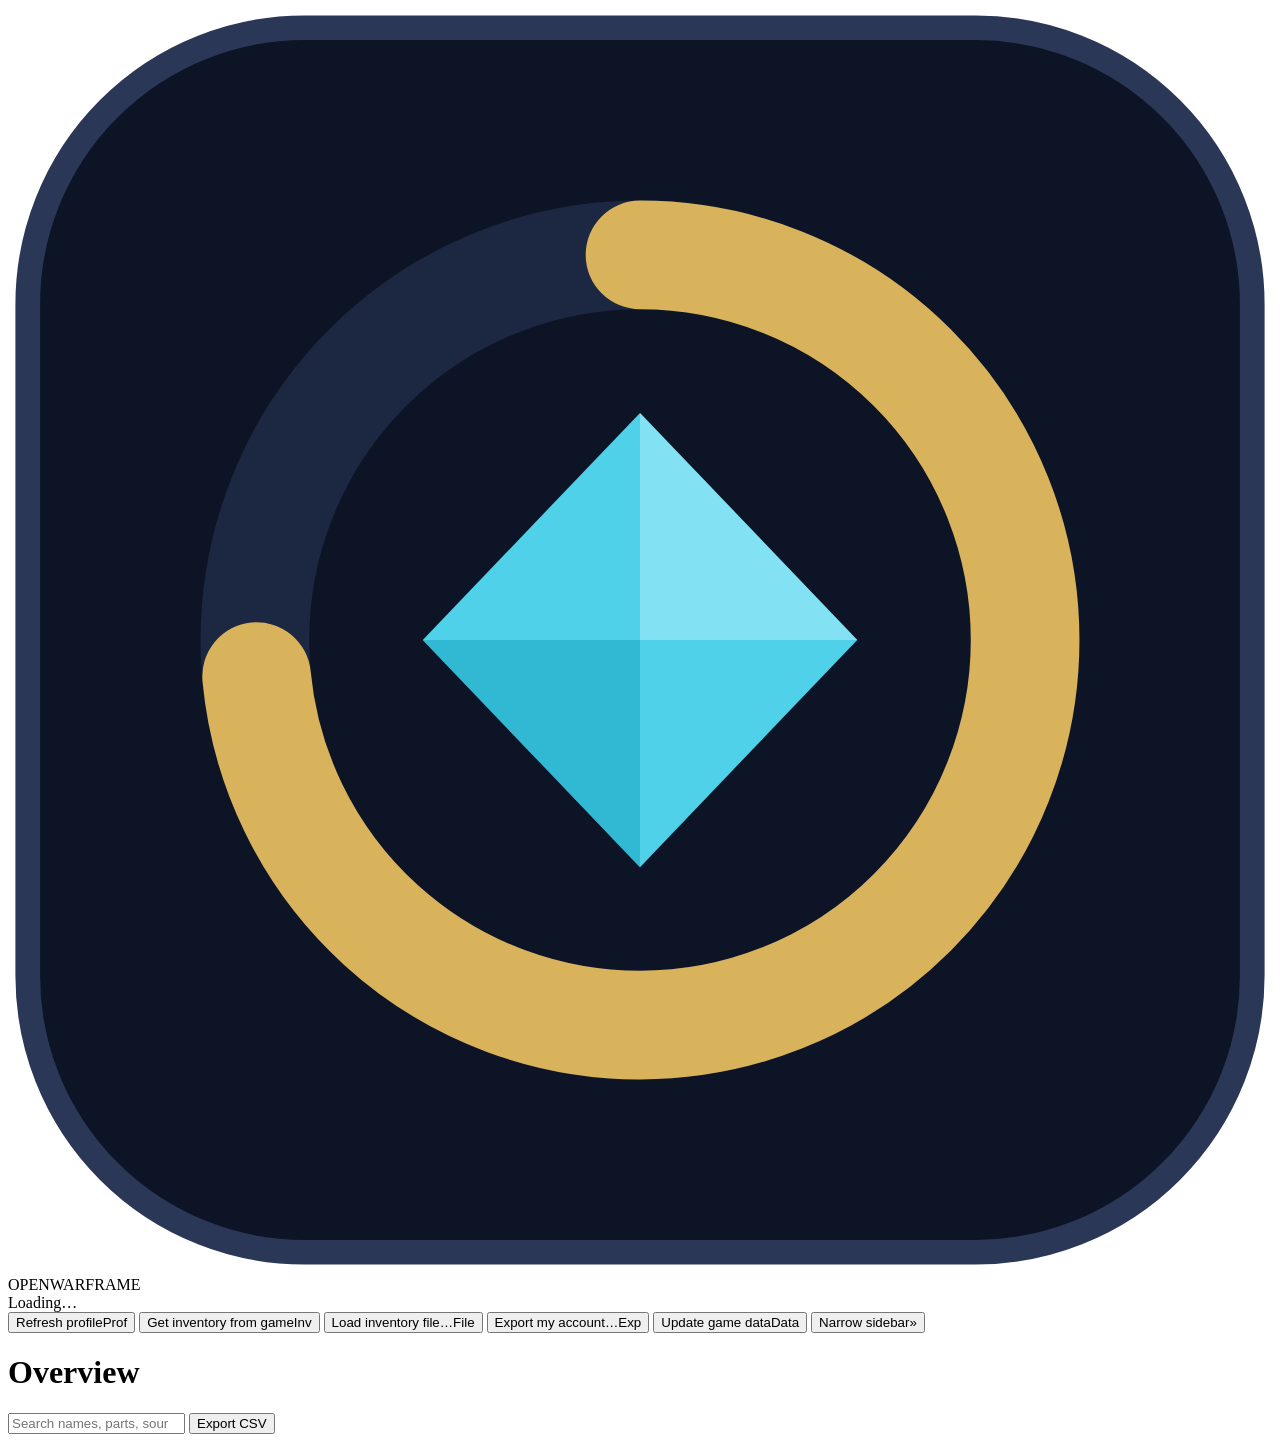
<file: src/openwarframe/app/static/index.html>
<!doctype html>
<html lang="en">
<head>
<meta charset="utf-8">
<meta name="viewport" content="width=device-width, initial-scale=1">
<title>OpenWarframe</title>
<link rel="icon" href="[data-uri]">
<style>
/*@include page/style.css*/
</style>
</head>
<body>
<nav class="side" aria-label="Views">
  <div class="brand"><svg viewBox="0 0 512 512" aria-hidden="true"><rect x="8" y="8" width="496" height="496" rx="112" fill="#0d1426"/> <rect x="8" y="8" width="496" height="496" rx="112" fill="none" stroke="#2a3756" stroke-width="10"/> <circle cx="256" cy="256" r="156" fill="none" stroke="#1c2741" stroke-width="44"/> <circle cx="256" cy="256" r="156" fill="none" stroke="#d9b35b" stroke-width="44" stroke-linecap="round" stroke-dasharray="720 980" transform="rotate(-90 256 256)"/> <path d="M256 164 L344 256 L256 348 L168 256 Z" fill="#4fd1ea"/> <path d="M256 164 L344 256 L256 256 Z" fill="#a6eefa" opacity="0.6"/> <path d="M168 256 L256 348 L256 256 Z" fill="#1aa6c2" opacity="0.55"/></svg><span>OPENWARFRAME</span></div>
  <div class="who" id="who">Loading…</div>
  <div id="tabs" role="tablist"></div>
  <div class="spacer"></div>
  <button class="btn" id="refresh" type="button" title="Refresh profile"><span class="lbl">Refresh profile</span><span class="ab" aria-hidden="true">Prof</span></button>
  <button class="btn primary" id="grab" type="button" title="Get inventory from game"><span class="lbl">Get inventory from game</span><span class="ab" aria-hidden="true">Inv</span></button>
  <button class="btn" id="loadinv" type="button" title="Load inventory file"><span class="lbl">Load inventory file…</span><span class="ab" aria-hidden="true">File</span></button>
  <button class="btn" id="export" type="button" title="Export my account"><span class="lbl">Export my account…</span><span class="ab" aria-hidden="true">Exp</span></button>
  <button class="btn" id="updatedata" type="button" title="Update game data"><span class="lbl">Update game data</span><span class="ab" aria-hidden="true">Data</span></button>
  <button class="btn" id="compact" type="button" aria-pressed="false" title="Narrow sidebar"><span class="lbl">Narrow sidebar</span><span class="ab" aria-hidden="true">&raquo;</span></button>
  <a class="upd" id="newversion" hidden target="_blank" rel="noopener"></a>
  <button class="btn primary updnow" id="updatenow" type="button" hidden>Update now</button>
  <input type="file" id="invfile" accept=".json,application/json" hidden>
</nav>
<main>
  <div class="top">
    <h1 id="title">Overview</h1>
    <input type="search" id="q" placeholder="Search names, parts, sources" aria-label="Search items">
    <button class="btn" id="csv" type="button">Export CSV</button>
  </div>
  <div class="fbar" id="fbar" hidden></div>
  <div class="filters" id="filters"></div>
  <div class="wrap" id="view" role="tabpanel"></div>
  <footer id="foot"></footer>
</main>
<div class="drop" id="dropzone" hidden>Drop your inventory JSON to load it</div>
<div class="toast" id="toast" role="status" aria-live="polite" hidden></div>
<dialog id="keys" class="dialog" aria-labelledby="keys-title"><div style="display:grid; gap:12px"><h2 id="keys-title" style="margin:0; font-size:16px">Keyboard shortcuts</h2>
<dl class="keys"><dt><kbd>/</kbd></dt><dd>Search</dd><dt><kbd>?</kbd></dt><dd>Show this list</dd><dt><kbd>&uarr;</kbd> <kbd>&darr;</kbd></dt><dd>Move between views in the sidebar</dd><dt><kbd>Enter</kbd></dt><dd>Open or close a row's details</dd><dt><kbd>Esc</kbd></dt><dd>Close this list</dd><dt>Back, Forward</dt><dd>Go to the view you were on</dd></dl>
<div style="display:flex; justify-content:flex-end"><button class="btn" type="button" id="keys-close" autofocus>Close</button></div></div></dialog>
<dialog id="consent" class="dialog" aria-labelledby="consent-title" aria-describedby="risktext"><div style="display:grid; gap:12px"><h2 id="consent-title" style="margin:0; font-size:16px">Read your game session?</h2><p id="risktext" style="margin:0"></p><div style="display:flex; gap:8px; justify-content:flex-end"><button class="btn" type="button" id="consent-no" autofocus>Cancel</button><button class="btn primary" type="button" id="consent-yes">I accept the risk, continue</button></div></div></dialog>

<script>
(function(){
//@include page/core.js
//@include page/views.js
//@include page/filters.js
//@include page/table.js
//@include page/builds.js
//@include page/overview.js
//@include page/shell.js
//@include page/rewards.js
//@include page/focus.js
//@include page/render.js
//@include page/events.js
})();
</script>
</body>
</html>
</file>
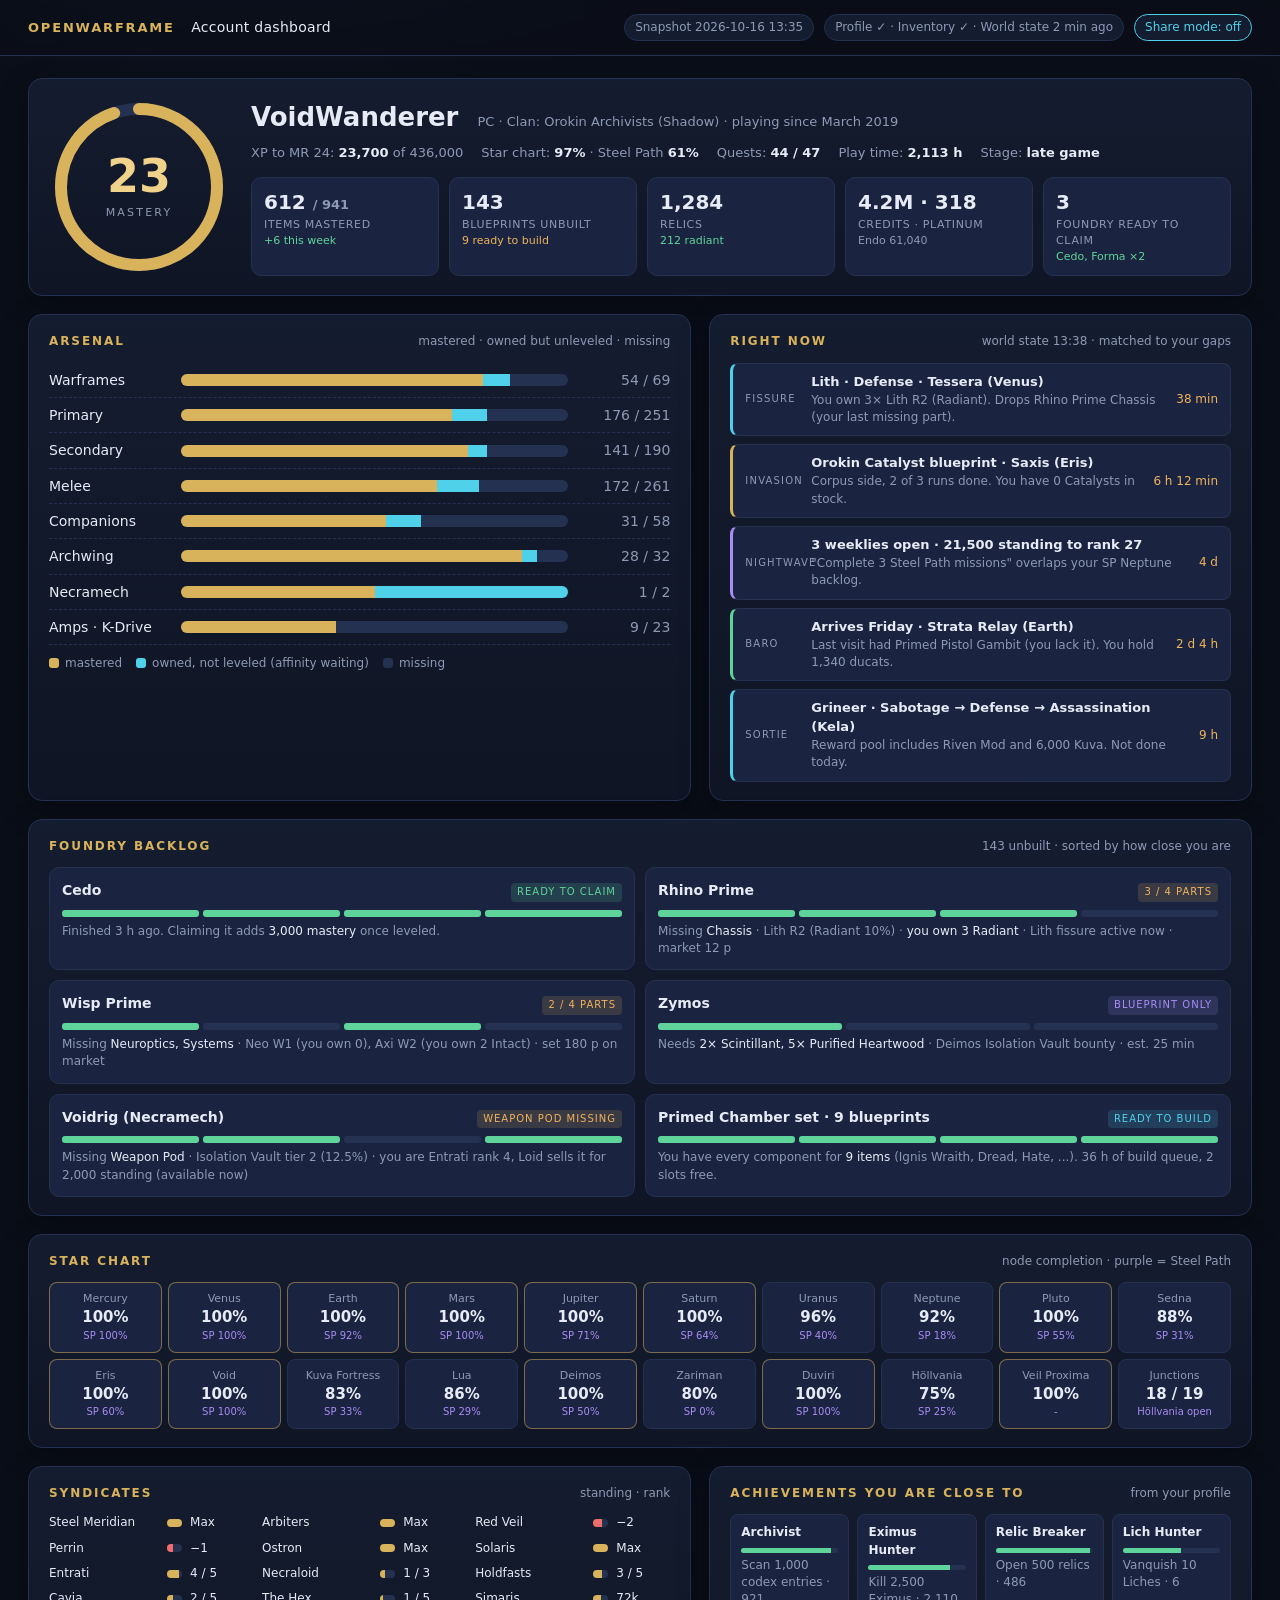
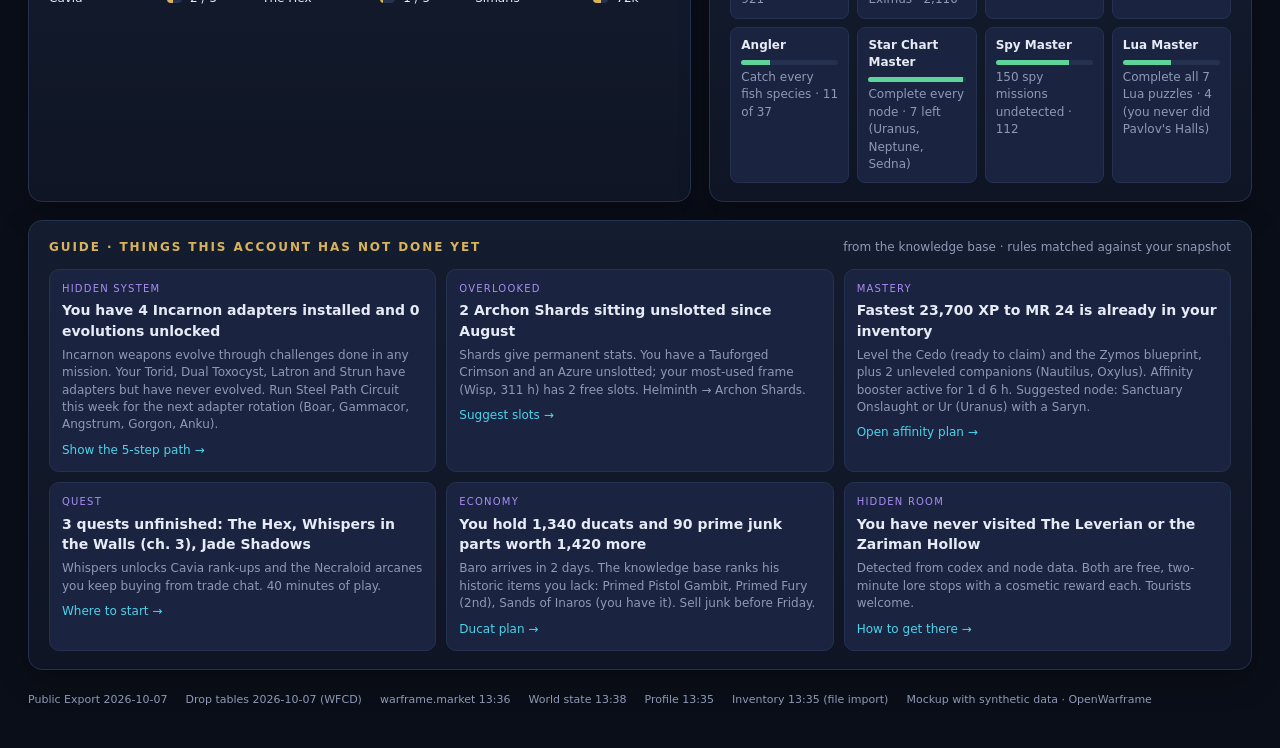
<file: docs/mockups/01-dashboard.html>
<!doctype html>
<html lang="en">
<head>
<meta charset="utf-8">
<meta name="viewport" content="width=device-width, initial-scale=1">
<title>OpenWarframe · Account dashboard (mockup)</title>
<style>
  :root{
    --bg:#0a0e18; --bg2:#0f1524; --panel:#141c2f; --panel2:#1a2440; --line:#243150;
    --text:#e6ebf5; --muted:#8e9ab5; --gold:#d9b35b; --gold2:#f0d28a; --cyan:#4fd1ea;
    --green:#5fd49a; --amber:#f0b35b; --red:#f06d6d; --violet:#a98cf5;
  }
  *{box-sizing:border-box}
  body{margin:0;background:radial-gradient(1200px 600px at 20% -10%,#1b2a4a 0%,var(--bg) 55%);color:var(--text);
       font:14px/1.45 "Segoe UI",system-ui,-apple-system,Roboto,sans-serif}
  a{color:var(--cyan);text-decoration:none}
  .top{display:flex;align-items:center;gap:16px;padding:14px 28px;border-bottom:1px solid var(--line);background:rgba(10,14,24,.7);backdrop-filter:blur(6px)}
  .logo{font-weight:700;letter-spacing:.14em;color:var(--gold);font-size:13px}
  .logo span{color:var(--text);font-weight:400;letter-spacing:.02em;margin-left:10px;font-size:14px}
  .top .right{margin-left:auto;display:flex;gap:10px;align-items:center;color:var(--muted);font-size:12px}
  .pill{border:1px solid var(--line);border-radius:999px;padding:4px 10px;background:var(--panel)}
  .pill.on{border-color:var(--cyan);color:var(--cyan)}
  .wrap{max-width:1360px;margin:0 auto;padding:22px 28px 40px;display:grid;grid-template-columns:1.1fr .9fr;gap:18px}
  .span2{grid-column:1 / -1}
  .card{background:linear-gradient(180deg,var(--panel),var(--bg2));border:1px solid var(--line);border-radius:14px;padding:18px 20px;box-shadow:0 10px 30px rgba(0,0,0,.25)}
  .card h2{margin:0 0 12px;font-size:12px;letter-spacing:.16em;text-transform:uppercase;color:var(--gold);font-weight:600;display:flex;align-items:center;gap:8px}
  .card h2 .sub{margin-left:auto;color:var(--muted);letter-spacing:0;text-transform:none;font-weight:400;font-size:12px}
  /* hero */
  .hero{display:grid;grid-template-columns:180px 1fr;gap:22px;align-items:center}
  .ring{position:relative;width:180px;height:180px}
  .ring svg{transform:rotate(-90deg)}
  .ring .lbl{position:absolute;inset:0;display:flex;flex-direction:column;align-items:center;justify-content:center}
  .ring .mr{font-size:46px;font-weight:700;color:var(--gold2);line-height:1}
  .ring .t{font-size:11px;letter-spacing:.2em;color:var(--muted);margin-top:6px}
  .name{font-size:26px;font-weight:600;margin:0}
  .name small{color:var(--muted);font-weight:400;font-size:13px;margin-left:10px}
  .facts{display:flex;flex-wrap:wrap;gap:8px 18px;color:var(--muted);margin:8px 0 14px;font-size:13px}
  .facts b{color:var(--text);font-weight:600}
  .kpis{display:grid;grid-template-columns:repeat(5,1fr);gap:10px}
  .kpi{background:var(--panel2);border:1px solid var(--line);border-radius:10px;padding:10px 12px}
  .kpi .v{font-size:20px;font-weight:700;color:var(--text)}
  .kpi .k{font-size:11px;color:var(--muted);letter-spacing:.06em;text-transform:uppercase}
  .kpi .d{font-size:11px;color:var(--green)}
  /* bars */
  .row{display:grid;grid-template-columns:120px 1fr 90px;gap:12px;align-items:center;padding:7px 0;border-bottom:1px dashed var(--line)}
  .row:last-child{border-bottom:0}
  .row .n{color:var(--text)}
  .row .c{text-align:right;color:var(--muted);font-variant-numeric:tabular-nums}
  .bar{height:12px;border-radius:6px;background:var(--line);overflow:hidden;display:flex}
  .bar i{display:block;height:100%}
  .m{background:var(--gold)} .o{background:var(--cyan)} .x{background:transparent}
  .legend{display:flex;gap:14px;color:var(--muted);font-size:12px;margin-top:10px}
  .legend i{display:inline-block;width:10px;height:10px;border-radius:3px;margin-right:6px;vertical-align:-1px}
  /* foundry cards */
  .cards{display:grid;grid-template-columns:repeat(2,1fr);gap:10px}
  .fc{background:var(--panel2);border:1px solid var(--line);border-radius:10px;padding:12px}
  .fc .h{display:flex;justify-content:space-between;align-items:baseline}
  .fc .h b{font-size:14px}
  .fc .tag{font-size:10px;letter-spacing:.1em;text-transform:uppercase;border-radius:4px;padding:2px 6px}
  .tag.ready{background:rgba(95,212,154,.15);color:var(--green)}
  .tag.part{background:rgba(240,179,91,.15);color:var(--amber)}
  .tag.bp{background:rgba(169,140,245,.15);color:var(--violet)}
  .tag.build{background:rgba(79,209,234,.15);color:var(--cyan)}
  .parts{display:flex;gap:4px;margin:8px 0 6px}
  .parts i{flex:1;height:7px;border-radius:3px;background:var(--line)}
  .parts i.y{background:var(--green)}
  .fc .src{font-size:12px;color:var(--muted)}
  .fc .src b{color:var(--text);font-weight:500}
  /* now */
  .now{display:flex;flex-direction:column;gap:8px}
  .ev{display:grid;grid-template-columns:54px 1fr auto;gap:12px;align-items:center;background:var(--panel2);border:1px solid var(--line);border-left:3px solid var(--cyan);border-radius:8px;padding:9px 12px}
  .ev.gold{border-left-color:var(--gold)} .ev.green{border-left-color:var(--green)} .ev.violet{border-left-color:var(--violet)}
  .ev .t{font-size:10px;letter-spacing:.12em;text-transform:uppercase;color:var(--muted)}
  .ev .w{font-size:13px}
  .ev .w b{font-weight:600}
  .ev .why{font-size:12px;color:var(--muted)}
  .ev .exp{font-variant-numeric:tabular-nums;color:var(--amber);font-size:12px;white-space:nowrap}
  /* star chart */
  .planets{display:grid;grid-template-columns:repeat(10,1fr);gap:6px}
  .pl{background:var(--panel2);border:1px solid var(--line);border-radius:8px;padding:8px 6px;text-align:center}
  .pl .p{font-size:11px;color:var(--muted)}
  .pl .v{font-size:15px;font-weight:600}
  .pl .sp{font-size:10px;color:var(--violet)}
  .pl.done{border-color:rgba(217,179,91,.5)}
  /* syndicates */
  .syn{display:grid;grid-template-columns:repeat(3,1fr);gap:8px 18px}
  .sy{display:grid;grid-template-columns:110px 1fr 54px;gap:8px;align-items:center;font-size:12px}
  .sy .b{height:8px;border-radius:4px;background:var(--line);overflow:hidden}
  .sy .b i{display:block;height:100%;background:var(--gold)}
  .sy .b i.neg{background:var(--red)}
  /* guide */
  .guide{display:grid;grid-template-columns:repeat(3,1fr);gap:10px}
  .g{background:var(--panel2);border:1px solid var(--line);border-radius:10px;padding:12px}
  .g .k{font-size:10px;letter-spacing:.12em;text-transform:uppercase;color:var(--violet)}
  .g b{display:block;margin:4px 0 6px;font-size:14px}
  .g p{margin:0;color:var(--muted);font-size:12px}
  .g .cta{display:inline-block;margin-top:8px;font-size:12px;color:var(--cyan)}
  /* achievements */
  .ach{display:grid;grid-template-columns:repeat(4,1fr);gap:8px}
  .a{background:var(--panel2);border:1px solid var(--line);border-radius:8px;padding:9px 10px;font-size:12px}
  .a .n{font-weight:600}
  .a .pr{height:5px;border-radius:3px;background:var(--line);margin:6px 0 4px;overflow:hidden}
  .a .pr i{display:block;height:100%;background:var(--green)}
  .a .s{color:var(--muted)}
  .foot{grid-column:1/-1;color:var(--muted);font-size:11px;display:flex;gap:18px;flex-wrap:wrap;padding-top:4px}
  @media (max-width:900px){.wrap{grid-template-columns:1fr}.kpis{grid-template-columns:repeat(2,1fr)}.planets{grid-template-columns:repeat(5,1fr)}.hero{grid-template-columns:1fr}.cards,.guide,.ach,.syn{grid-template-columns:1fr}}
</style>
</head>
<body>
<div class="top">
  <div class="logo">OPENWARFRAME <span>Account dashboard</span></div>
  <div class="right">
    <span class="pill">Snapshot 2026-10-16 13:35</span>
    <span class="pill">Profile ✓ · Inventory ✓ · World state 2 min ago</span>
    <span class="pill on">Share mode: off</span>
  </div>
</div>

<div class="wrap">

  <section class="card span2">
    <div class="hero">
      <div class="ring">
        <svg width="180" height="180" viewBox="0 0 180 180">
          <circle cx="90" cy="90" r="78" fill="none" stroke="#243150" stroke-width="12"/>
          <circle cx="90" cy="90" r="78" fill="none" stroke="#d9b35b" stroke-width="12" stroke-linecap="round"
                  stroke-dasharray="490" stroke-dashoffset="26"/>
        </svg>
        <div class="lbl"><div class="mr">23</div><div class="t">MASTERY</div></div>
      </div>
      <div>
        <h1 class="name">VoidWanderer <small>PC · Clan: Orokin Archivists (Shadow) · playing since March 2019</small></h1>
        <div class="facts">
          <span>XP to MR 24: <b>23,700</b> of 436,000</span>
          <span>Star chart: <b>97%</b> · Steel Path <b>61%</b></span>
          <span>Quests: <b>44 / 47</b></span>
          <span>Play time: <b>2,113 h</b></span>
          <span>Stage: <b>late game</b></span>
        </div>
        <div class="kpis">
          <div class="kpi"><div class="v">612 <span style="color:var(--muted);font-size:13px">/ 941</span></div><div class="k">Items mastered</div><div class="d">+6 this week</div></div>
          <div class="kpi"><div class="v">143</div><div class="k">Blueprints unbuilt</div><div class="d" style="color:var(--amber)">9 ready to build</div></div>
          <div class="kpi"><div class="v">1,284</div><div class="k">Relics</div><div class="d">212 radiant</div></div>
          <div class="kpi"><div class="v">4.2M · 318</div><div class="k">Credits · Platinum</div><div class="d" style="color:var(--muted)">Endo 61,040</div></div>
          <div class="kpi"><div class="v">3</div><div class="k">Foundry ready to claim</div><div class="d">Cedo, Forma ×2</div></div>
        </div>
      </div>
    </div>
  </section>

  <section class="card">
    <h2>Arsenal <span class="sub">mastered · owned but unleveled · missing</span></h2>
    <div class="row"><div class="n">Warframes</div><div class="bar"><i class="m" style="width:78%"></i><i class="o" style="width:7%"></i></div><div class="c">54 / 69</div></div>
    <div class="row"><div class="n">Primary</div><div class="bar"><i class="m" style="width:70%"></i><i class="o" style="width:9%"></i></div><div class="c">176 / 251</div></div>
    <div class="row"><div class="n">Secondary</div><div class="bar"><i class="m" style="width:74%"></i><i class="o" style="width:5%"></i></div><div class="c">141 / 190</div></div>
    <div class="row"><div class="n">Melee</div><div class="bar"><i class="m" style="width:66%"></i><i class="o" style="width:11%"></i></div><div class="c">172 / 261</div></div>
    <div class="row"><div class="n">Companions</div><div class="bar"><i class="m" style="width:53%"></i><i class="o" style="width:9%"></i></div><div class="c">31 / 58</div></div>
    <div class="row"><div class="n">Archwing</div><div class="bar"><i class="m" style="width:88%"></i><i class="o" style="width:4%"></i></div><div class="c">28 / 32</div></div>
    <div class="row"><div class="n">Necramech</div><div class="bar"><i class="m" style="width:50%"></i><i class="o" style="width:50%"></i></div><div class="c">1 / 2</div></div>
    <div class="row"><div class="n">Amps · K-Drive</div><div class="bar"><i class="m" style="width:40%"></i><i class="o" style="width:0%"></i></div><div class="c">9 / 23</div></div>
    <div class="legend"><span><i style="background:var(--gold)"></i>mastered</span><span><i style="background:var(--cyan)"></i>owned, not leveled (affinity waiting)</span><span><i style="background:var(--line)"></i>missing</span></div>
  </section>

  <section class="card">
    <h2>Right now <span class="sub">world state 13:38 · matched to your gaps</span></h2>
    <div class="now">
      <div class="ev"><div class="t">Fissure</div><div><div class="w"><b>Lith · Defense · Tessera (Venus)</b></div><div class="why">You own 3× Lith R2 (Radiant). Drops Rhino Prime Chassis (your last missing part).</div></div><div class="exp">38 min</div></div>
      <div class="ev gold"><div class="t">Invasion</div><div><div class="w"><b>Orokin Catalyst blueprint · Saxis (Eris)</b></div><div class="why">Corpus side, 2 of 3 runs done. You have 0 Catalysts in stock.</div></div><div class="exp">6 h 12 min</div></div>
      <div class="ev violet"><div class="t">Nightwave</div><div><div class="w"><b>3 weeklies open · 21,500 standing to rank 27</b></div><div class="why">"Complete 3 Steel Path missions" overlaps your SP Neptune backlog.</div></div><div class="exp">4 d</div></div>
      <div class="ev green"><div class="t">Baro</div><div><div class="w"><b>Arrives Friday · Strata Relay (Earth)</b></div><div class="why">Last visit had Primed Pistol Gambit (you lack it). You hold 1,340 ducats.</div></div><div class="exp">2 d 4 h</div></div>
      <div class="ev"><div class="t">Sortie</div><div><div class="w"><b>Grineer · Sabotage → Defense → Assassination (Kela)</b></div><div class="why">Reward pool includes Riven Mod and 6,000 Kuva. Not done today.</div></div><div class="exp">9 h</div></div>
    </div>
  </section>

  <section class="card span2">
    <h2>Foundry backlog <span class="sub">143 unbuilt · sorted by how close you are</span></h2>
    <div class="cards">
      <div class="fc"><div class="h"><b>Cedo</b><span class="tag ready">Ready to claim</span></div><div class="parts"><i class="y"></i><i class="y"></i><i class="y"></i><i class="y"></i></div><div class="src">Finished 3 h ago. Claiming it adds <b>3,000 mastery</b> once leveled.</div></div>
      <div class="fc"><div class="h"><b>Rhino Prime</b><span class="tag part">3 / 4 parts</span></div><div class="parts"><i class="y"></i><i class="y"></i><i class="y"></i><i></i></div><div class="src">Missing <b>Chassis</b> · Lith R2 (Radiant 10%) · <b>you own 3 Radiant</b> · Lith fissure active now · market 12 p</div></div>
      <div class="fc"><div class="h"><b>Wisp Prime</b><span class="tag part">2 / 4 parts</span></div><div class="parts"><i class="y"></i><i></i><i class="y"></i><i></i></div><div class="src">Missing <b>Neuroptics, Systems</b> · Neo W1 (you own 0), Axi W2 (you own 2 Intact) · set 180 p on market</div></div>
      <div class="fc"><div class="h"><b>Zymos</b><span class="tag bp">Blueprint only</span></div><div class="parts"><i class="y"></i><i></i><i></i></div><div class="src">Needs <b>2× Scintillant, 5× Purified Heartwood</b> · Deimos Isolation Vault bounty · est. 25 min</div></div>
      <div class="fc"><div class="h"><b>Voidrig (Necramech)</b><span class="tag part">Weapon pod missing</span></div><div class="parts"><i class="y"></i><i class="y"></i><i></i><i class="y"></i></div><div class="src">Missing <b>Weapon Pod</b> · Isolation Vault tier 2 (12.5%) · you are Entrati rank 4, Loid sells it for 2,000 standing (available now)</div></div>
      <div class="fc"><div class="h"><b>Primed Chamber set · 9 blueprints</b><span class="tag build">Ready to build</span></div><div class="parts"><i class="y"></i><i class="y"></i><i class="y"></i><i class="y"></i></div><div class="src">You have every component for <b>9 items</b> (Ignis Wraith, Dread, Hate, ...). 36 h of build queue, 2 slots free.</div></div>
    </div>
  </section>

  <section class="card span2">
    <h2>Star chart <span class="sub">node completion · purple = Steel Path</span></h2>
    <div class="planets">
      <div class="pl done"><div class="p">Mercury</div><div class="v">100%</div><div class="sp">SP 100%</div></div>
      <div class="pl done"><div class="p">Venus</div><div class="v">100%</div><div class="sp">SP 100%</div></div>
      <div class="pl done"><div class="p">Earth</div><div class="v">100%</div><div class="sp">SP 92%</div></div>
      <div class="pl done"><div class="p">Mars</div><div class="v">100%</div><div class="sp">SP 100%</div></div>
      <div class="pl done"><div class="p">Jupiter</div><div class="v">100%</div><div class="sp">SP 71%</div></div>
      <div class="pl done"><div class="p">Saturn</div><div class="v">100%</div><div class="sp">SP 64%</div></div>
      <div class="pl"><div class="p">Uranus</div><div class="v">96%</div><div class="sp">SP 40%</div></div>
      <div class="pl"><div class="p">Neptune</div><div class="v">92%</div><div class="sp">SP 18%</div></div>
      <div class="pl done"><div class="p">Pluto</div><div class="v">100%</div><div class="sp">SP 55%</div></div>
      <div class="pl"><div class="p">Sedna</div><div class="v">88%</div><div class="sp">SP 31%</div></div>
      <div class="pl done"><div class="p">Eris</div><div class="v">100%</div><div class="sp">SP 60%</div></div>
      <div class="pl done"><div class="p">Void</div><div class="v">100%</div><div class="sp">SP 100%</div></div>
      <div class="pl"><div class="p">Kuva Fortress</div><div class="v">83%</div><div class="sp">SP 33%</div></div>
      <div class="pl"><div class="p">Lua</div><div class="v">86%</div><div class="sp">SP 29%</div></div>
      <div class="pl done"><div class="p">Deimos</div><div class="v">100%</div><div class="sp">SP 50%</div></div>
      <div class="pl"><div class="p">Zariman</div><div class="v">80%</div><div class="sp">SP 0%</div></div>
      <div class="pl done"><div class="p">Duviri</div><div class="v">100%</div><div class="sp">SP 100%</div></div>
      <div class="pl"><div class="p">Höllvania</div><div class="v">75%</div><div class="sp">SP 25%</div></div>
      <div class="pl done"><div class="p">Veil Proxima</div><div class="v">100%</div><div class="sp">-</div></div>
      <div class="pl"><div class="p">Junctions</div><div class="v">18 / 19</div><div class="sp">Höllvania open</div></div>
    </div>
  </section>

  <section class="card">
    <h2>Syndicates <span class="sub">standing · rank</span></h2>
    <div class="syn">
      <div class="sy"><span>Steel Meridian</span><div class="b"><i style="width:100%"></i></div><span>Max</span></div>
      <div class="sy"><span>Arbiters</span><div class="b"><i style="width:100%"></i></div><span>Max</span></div>
      <div class="sy"><span>Red Veil</span><div class="b"><i class="neg" style="width:60%"></i></div><span>−2</span></div>
      <div class="sy"><span>Perrin</span><div class="b"><i class="neg" style="width:40%"></i></div><span>−1</span></div>
      <div class="sy"><span>Ostron</span><div class="b"><i style="width:100%"></i></div><span>Max</span></div>
      <div class="sy"><span>Solaris</span><div class="b"><i style="width:100%"></i></div><span>Max</span></div>
      <div class="sy"><span>Entrati</span><div class="b"><i style="width:80%"></i></div><span>4 / 5</span></div>
      <div class="sy"><span>Necraloid</span><div class="b"><i style="width:33%"></i></div><span>1 / 3</span></div>
      <div class="sy"><span>Holdfasts</span><div class="b"><i style="width:60%"></i></div><span>3 / 5</span></div>
      <div class="sy"><span>Cavia</span><div class="b"><i style="width:40%"></i></div><span>2 / 5</span></div>
      <div class="sy"><span>The Hex</span><div class="b"><i style="width:20%"></i></div><span>1 / 5</span></div>
      <div class="sy"><span>Simaris</span><div class="b"><i style="width:55%"></i></div><span>72k</span></div>
    </div>
  </section>

  <section class="card">
    <h2>Achievements you are close to <span class="sub">from your profile</span></h2>
    <div class="ach">
      <div class="a"><div class="n">Archivist</div><div class="pr"><i style="width:92%"></i></div><div class="s">Scan 1,000 codex entries · 921</div></div>
      <div class="a"><div class="n">Eximus Hunter</div><div class="pr"><i style="width:84%"></i></div><div class="s">Kill 2,500 Eximus · 2,110</div></div>
      <div class="a"><div class="n">Relic Breaker</div><div class="pr"><i style="width:97%"></i></div><div class="s">Open 500 relics · 486</div></div>
      <div class="a"><div class="n">Lich Hunter</div><div class="pr"><i style="width:60%"></i></div><div class="s">Vanquish 10 Liches · 6</div></div>
      <div class="a"><div class="n">Angler</div><div class="pr"><i style="width:30%"></i></div><div class="s">Catch every fish species · 11 of 37</div></div>
      <div class="a"><div class="n">Star Chart Master</div><div class="pr"><i style="width:97%"></i></div><div class="s">Complete every node · 7 left (Uranus, Neptune, Sedna)</div></div>
      <div class="a"><div class="n">Spy Master</div><div class="pr"><i style="width:75%"></i></div><div class="s">150 spy missions undetected · 112</div></div>
      <div class="a"><div class="n">Lua Master</div><div class="pr"><i style="width:50%"></i></div><div class="s">Complete all 7 Lua puzzles · 4 (you never did Pavlov's Halls)</div></div>
    </div>
  </section>

  <section class="card span2">
    <h2>Guide · things this account has not done yet <span class="sub">from the knowledge base · rules matched against your snapshot</span></h2>
    <div class="guide">
      <div class="g"><div class="k">Hidden system</div><b>You have 4 Incarnon adapters installed and 0 evolutions unlocked</b><p>Incarnon weapons evolve through challenges done in any mission. Your Torid, Dual Toxocyst, Latron and Strun have adapters but have never evolved. Run Steel Path Circuit this week for the next adapter rotation (Boar, Gammacor, Angstrum, Gorgon, Anku).</p><a class="cta">Show the 5-step path →</a></div>
      <div class="g"><div class="k">Overlooked</div><b>2 Archon Shards sitting unslotted since August</b><p>Shards give permanent stats. You have a Tauforged Crimson and an Azure unslotted; your most-used frame (Wisp, 311 h) has 2 free slots. Helminth → Archon Shards.</p><a class="cta">Suggest slots →</a></div>
      <div class="g"><div class="k">Mastery</div><b>Fastest 23,700 XP to MR 24 is already in your inventory</b><p>Level the Cedo (ready to claim) and the Zymos blueprint, plus 2 unleveled companions (Nautilus, Oxylus). Affinity booster active for 1 d 6 h. Suggested node: Sanctuary Onslaught or Ur (Uranus) with a Saryn.</p><a class="cta">Open affinity plan →</a></div>
      <div class="g"><div class="k">Quest</div><b>3 quests unfinished: The Hex, Whispers in the Walls (ch. 3), Jade Shadows</b><p>Whispers unlocks Cavia rank-ups and the Necraloid arcanes you keep buying from trade chat. 40 minutes of play.</p><a class="cta">Where to start →</a></div>
      <div class="g"><div class="k">Economy</div><b>You hold 1,340 ducats and 90 prime junk parts worth 1,420 more</b><p>Baro arrives in 2 days. The knowledge base ranks his historic items you lack: Primed Pistol Gambit, Primed Fury (2nd), Sands of Inaros (you have it). Sell junk before Friday.</p><a class="cta">Ducat plan →</a></div>
      <div class="g"><div class="k">Hidden room</div><b>You have never visited The Leverian or the Zariman Hollow</b><p>Detected from codex and node data. Both are free, two-minute lore stops with a cosmetic reward each. Tourists welcome.</p><a class="cta">How to get there →</a></div>
    </div>
  </section>

  <div class="foot">
    <span>Public Export 2026-10-07</span><span>Drop tables 2026-10-07 (WFCD)</span><span>warframe.market 13:36</span><span>World state 13:38</span><span>Profile 13:35</span><span>Inventory 13:35 (file import)</span><span>Mockup with synthetic data · OpenWarframe</span>
  </div>
</div>
</body>
</html>
</file>
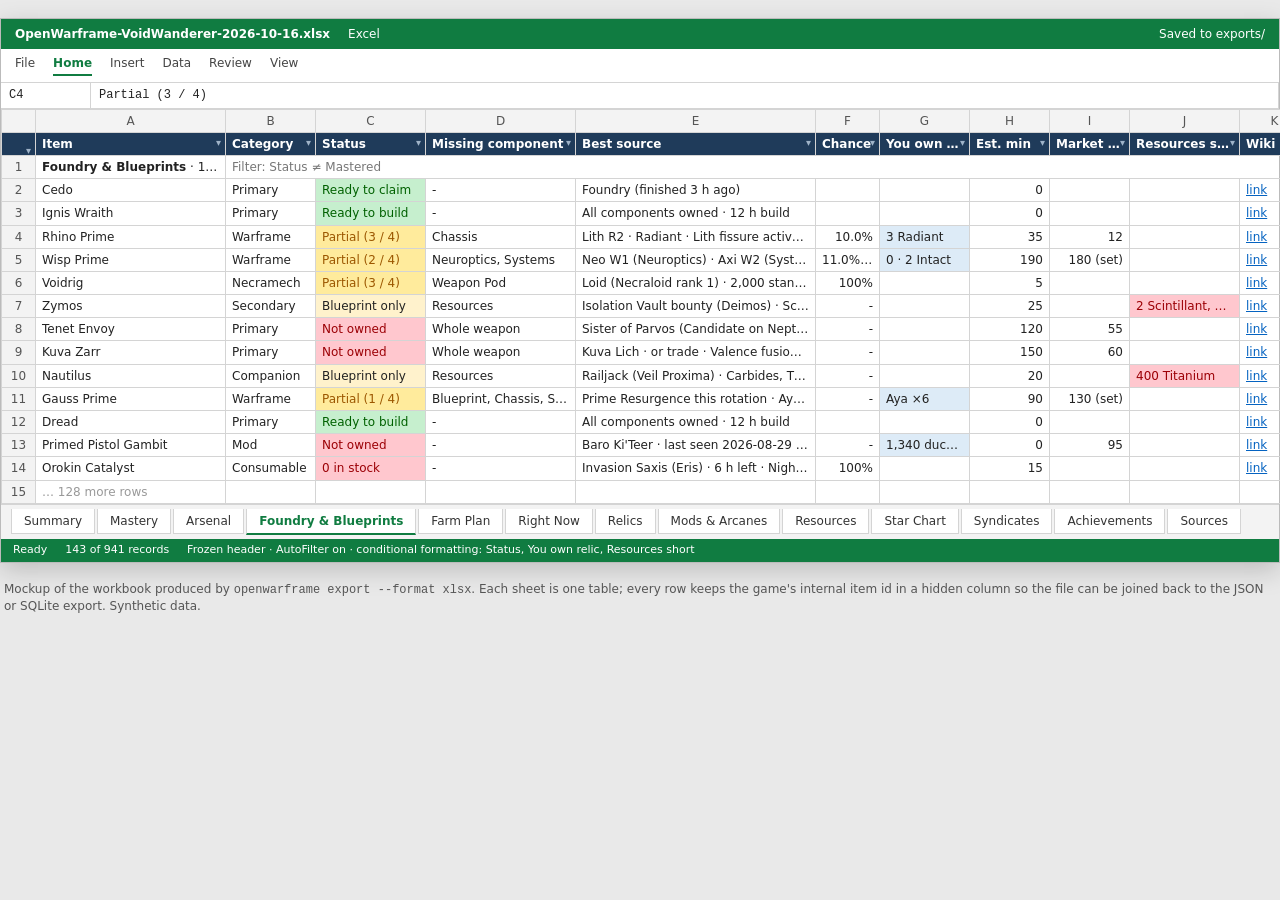
<file: docs/mockups/02-excel-workbook.html>
<!doctype html>
<html lang="en">
<head>
<meta charset="utf-8">
<meta name="viewport" content="width=device-width, initial-scale=1">
<title>OpenWarframe · Excel workbook (mockup)</title>
<style>
  :root{--grid:#d4d4d4;--head:#f3f3f3;--sel:#107c41;--green:#c6efce;--greent:#006100;--amber:#ffeb9c;--ambert:#9c5700;--red:#ffc7ce;--redt:#9c0006;--blue:#ddebf7;--gold:#fff2cc}
  *{box-sizing:border-box}
  body{margin:0;background:#e9e9e9;font:12px/1.35 "Segoe UI",system-ui,sans-serif;color:#222}
  .xl{background:#fff;margin:18px auto;max-width:1380px;border:1px solid #bbb;box-shadow:0 8px 24px rgba(0,0,0,.18)}
  .title{background:#107c41;color:#fff;padding:7px 14px;font-size:12px;display:flex;gap:18px}
  .title b{font-weight:600}
  .ribbon{display:flex;gap:18px;padding:6px 14px;border-bottom:1px solid var(--grid);color:#444;font-size:12px}
  .ribbon span.on{color:#107c41;font-weight:600;border-bottom:2px solid #107c41;padding-bottom:3px}
  .fx{display:grid;grid-template-columns:90px 1fr;border-bottom:1px solid var(--grid)}
  .fx div{padding:4px 8px;border-right:1px solid var(--grid);font-family:Consolas,monospace;font-size:12px}
  table{border-collapse:collapse;width:100%;table-layout:fixed}
  th,td{border:1px solid var(--grid);padding:3px 6px;white-space:nowrap;overflow:hidden;text-overflow:ellipsis;font-size:12px}
  th{background:var(--head);font-weight:400;color:#555;text-align:center}
  thead tr.hdr th{background:#1f3b5a;color:#fff;font-weight:600;text-align:left;position:relative}
  thead tr.hdr th::after{content:"▾";position:absolute;right:4px;color:#9fb3c8;font-size:10px}
  td.rn{background:var(--head);color:#555;text-align:center;width:34px}
  td.num{text-align:right;font-variant-numeric:tabular-nums}
  td.g{background:var(--green);color:var(--greent)} td.a{background:var(--amber);color:var(--ambert)} td.r{background:var(--red);color:var(--redt)} td.b{background:var(--blue)} td.y{background:var(--gold)}
  td a{color:#0563c1;text-decoration:underline}
  .bar{display:inline-block;height:9px;background:#63be7b;vertical-align:middle;margin-right:5px}
  .tabs{display:flex;align-items:center;gap:2px;padding:4px 10px;background:#f3f3f3;border-top:1px solid var(--grid);font-size:12px;overflow:auto}
  .tabs span{padding:4px 12px;border:1px solid var(--grid);border-top:0;background:#fff;color:#333}
  .tabs span.on{color:#107c41;font-weight:600;border-bottom:2px solid #107c41}
  .status{display:flex;gap:18px;padding:4px 12px;background:#107c41;color:#fff;font-size:11px}
  .note{max-width:1380px;margin:0 auto 24px;color:#555;font-size:12px;padding:0 4px}
</style>
</head>
<body>
<div class="xl">
  <div class="title"><b>OpenWarframe-VoidWanderer-2026-10-16.xlsx</b><span>Excel</span><span style="margin-left:auto">Saved to exports/</span></div>
  <div class="ribbon"><span>File</span><span class="on">Home</span><span>Insert</span><span>Data</span><span>Review</span><span>View</span></div>
  <div class="fx"><div>C4</div><div>Partial (3 / 4)</div></div>
  <table>
    <colgroup><col style="width:34px"><col style="width:190px"><col style="width:90px"><col style="width:110px"><col style="width:150px"><col style="width:240px"><col style="width:64px"><col style="width:90px"><col style="width:80px"><col style="width:80px"><col style="width:110px"><col style="width:70px"></colgroup>
    <thead>
      <tr><th></th><th>A</th><th>B</th><th>C</th><th>D</th><th>E</th><th>F</th><th>G</th><th>H</th><th>I</th><th>J</th><th>K</th></tr>
      <tr class="hdr"><th></th><th>Item</th><th>Category</th><th>Status</th><th>Missing component</th><th>Best source</th><th>Chance</th><th>You own relic</th><th>Est. min</th><th>Market (p)</th><th>Resources short</th><th>Wiki</th></tr>
    </thead>
    <tbody>
      <tr><td class="rn">1</td><td><b>Foundry &amp; Blueprints</b> · 143 rows · generated 2026-10-16 13:40 · drop data 2026-10-07</td><td colspan="10" style="color:#777">Filter: Status ≠ Mastered</td></tr>
      <tr><td class="rn">2</td><td>Cedo</td><td>Primary</td><td class="g">Ready to claim</td><td>-</td><td>Foundry (finished 3 h ago)</td><td class="num"></td><td></td><td class="num">0</td><td class="num"></td><td></td><td><a>link</a></td></tr>
      <tr><td class="rn">3</td><td>Ignis Wraith</td><td>Primary</td><td class="g">Ready to build</td><td>-</td><td>All components owned · 12 h build</td><td class="num"></td><td></td><td class="num">0</td><td class="num"></td><td></td><td><a>link</a></td></tr>
      <tr><td class="rn">4</td><td>Rhino Prime</td><td>Warframe</td><td class="a">Partial (3 / 4)</td><td>Chassis</td><td>Lith R2 · Radiant · Lith fissure active (Tessera)</td><td class="num">10.0%</td><td class="b">3 Radiant</td><td class="num">35</td><td class="num">12</td><td></td><td><a>link</a></td></tr>
      <tr><td class="rn">5</td><td>Wisp Prime</td><td>Warframe</td><td class="a">Partial (2 / 4)</td><td>Neuroptics, Systems</td><td>Neo W1 (Neuroptics) · Axi W2 (Systems)</td><td class="num">11.0% / 2.0%</td><td class="b">0 · 2 Intact</td><td class="num">190</td><td class="num">180 (set)</td><td></td><td><a>link</a></td></tr>
      <tr><td class="rn">6</td><td>Voidrig</td><td>Necramech</td><td class="a">Partial (3 / 4)</td><td>Weapon Pod</td><td>Loid (Necraloid rank 1) · 2,000 standing · available now</td><td class="num">100%</td><td></td><td class="num">5</td><td class="num"></td><td></td><td><a>link</a></td></tr>
      <tr><td class="rn">7</td><td>Zymos</td><td>Secondary</td><td class="y">Blueprint only</td><td>Resources</td><td>Isolation Vault bounty (Deimos) · Scintillant</td><td class="num">-</td><td></td><td class="num">25</td><td class="num"></td><td class="r">2 Scintillant, 5 Heartwood</td><td><a>link</a></td></tr>
      <tr><td class="rn">8</td><td>Tenet Envoy</td><td>Primary</td><td class="r">Not owned</td><td>Whole weapon</td><td>Sister of Parvos (Candidate on Neptune) · or trade</td><td class="num">-</td><td></td><td class="num">120</td><td class="num">55</td><td></td><td><a>link</a></td></tr>
      <tr><td class="rn">9</td><td>Kuva Zarr</td><td>Primary</td><td class="r">Not owned</td><td>Whole weapon</td><td>Kuva Lich · or trade · Valence fusion not relevant</td><td class="num">-</td><td></td><td class="num">150</td><td class="num">60</td><td></td><td><a>link</a></td></tr>
      <tr><td class="rn">10</td><td>Nautilus</td><td>Companion</td><td class="y">Blueprint only</td><td>Resources</td><td>Railjack (Veil Proxima) · Carbides, Titanium</td><td class="num">-</td><td></td><td class="num">20</td><td class="num"></td><td class="r">400 Titanium</td><td><a>link</a></td></tr>
      <tr><td class="rn">11</td><td>Gauss Prime</td><td>Warframe</td><td class="a">Partial (1 / 4)</td><td>Blueprint, Chassis, Systems</td><td>Prime Resurgence this rotation · Aya 15 total</td><td class="num">-</td><td class="b">Aya ×6</td><td class="num">90</td><td class="num">130 (set)</td><td></td><td><a>link</a></td></tr>
      <tr><td class="rn">12</td><td>Dread</td><td>Primary</td><td class="g">Ready to build</td><td>-</td><td>All components owned · 12 h build</td><td class="num"></td><td></td><td class="num">0</td><td class="num"></td><td></td><td><a>link</a></td></tr>
      <tr><td class="rn">13</td><td>Primed Pistol Gambit</td><td>Mod</td><td class="r">Not owned</td><td>-</td><td>Baro Ki'Teer · last seen 2026-08-29 · 350 ducats</td><td class="num">-</td><td class="b">1,340 ducats</td><td class="num">0</td><td class="num">95</td><td></td><td><a>link</a></td></tr>
      <tr><td class="rn">14</td><td>Orokin Catalyst</td><td>Consumable</td><td class="r">0 in stock</td><td>-</td><td>Invasion Saxis (Eris) · 6 h left · Nightwave 75 cred</td><td class="num">100%</td><td></td><td class="num">15</td><td class="num"></td><td></td><td><a>link</a></td></tr>
      <tr><td class="rn">15</td><td style="color:#999">… 128 more rows</td><td></td><td></td><td></td><td></td><td></td><td></td><td></td><td></td><td></td><td></td></tr>
    </tbody>
  </table>
  <div class="tabs">
    <span>Summary</span><span>Mastery</span><span>Arsenal</span><span class="on">Foundry &amp; Blueprints</span><span>Farm Plan</span><span>Right Now</span><span>Relics</span><span>Mods &amp; Arcanes</span><span>Resources</span><span>Star Chart</span><span>Syndicates</span><span>Achievements</span><span>Sources</span>
  </div>
  <div class="status"><span>Ready</span><span>143 of 941 records</span><span>Frozen header · AutoFilter on · conditional formatting: Status, You own relic, Resources short</span></div>
</div>
<div class="note">Mockup of the workbook produced by <code>openwarframe export --format xlsx</code>. Each sheet is one table; every row keeps the game's internal item id in a hidden column so the file can be joined back to the JSON or SQLite export. Synthetic data.</div>
</body>
</html>
</file>
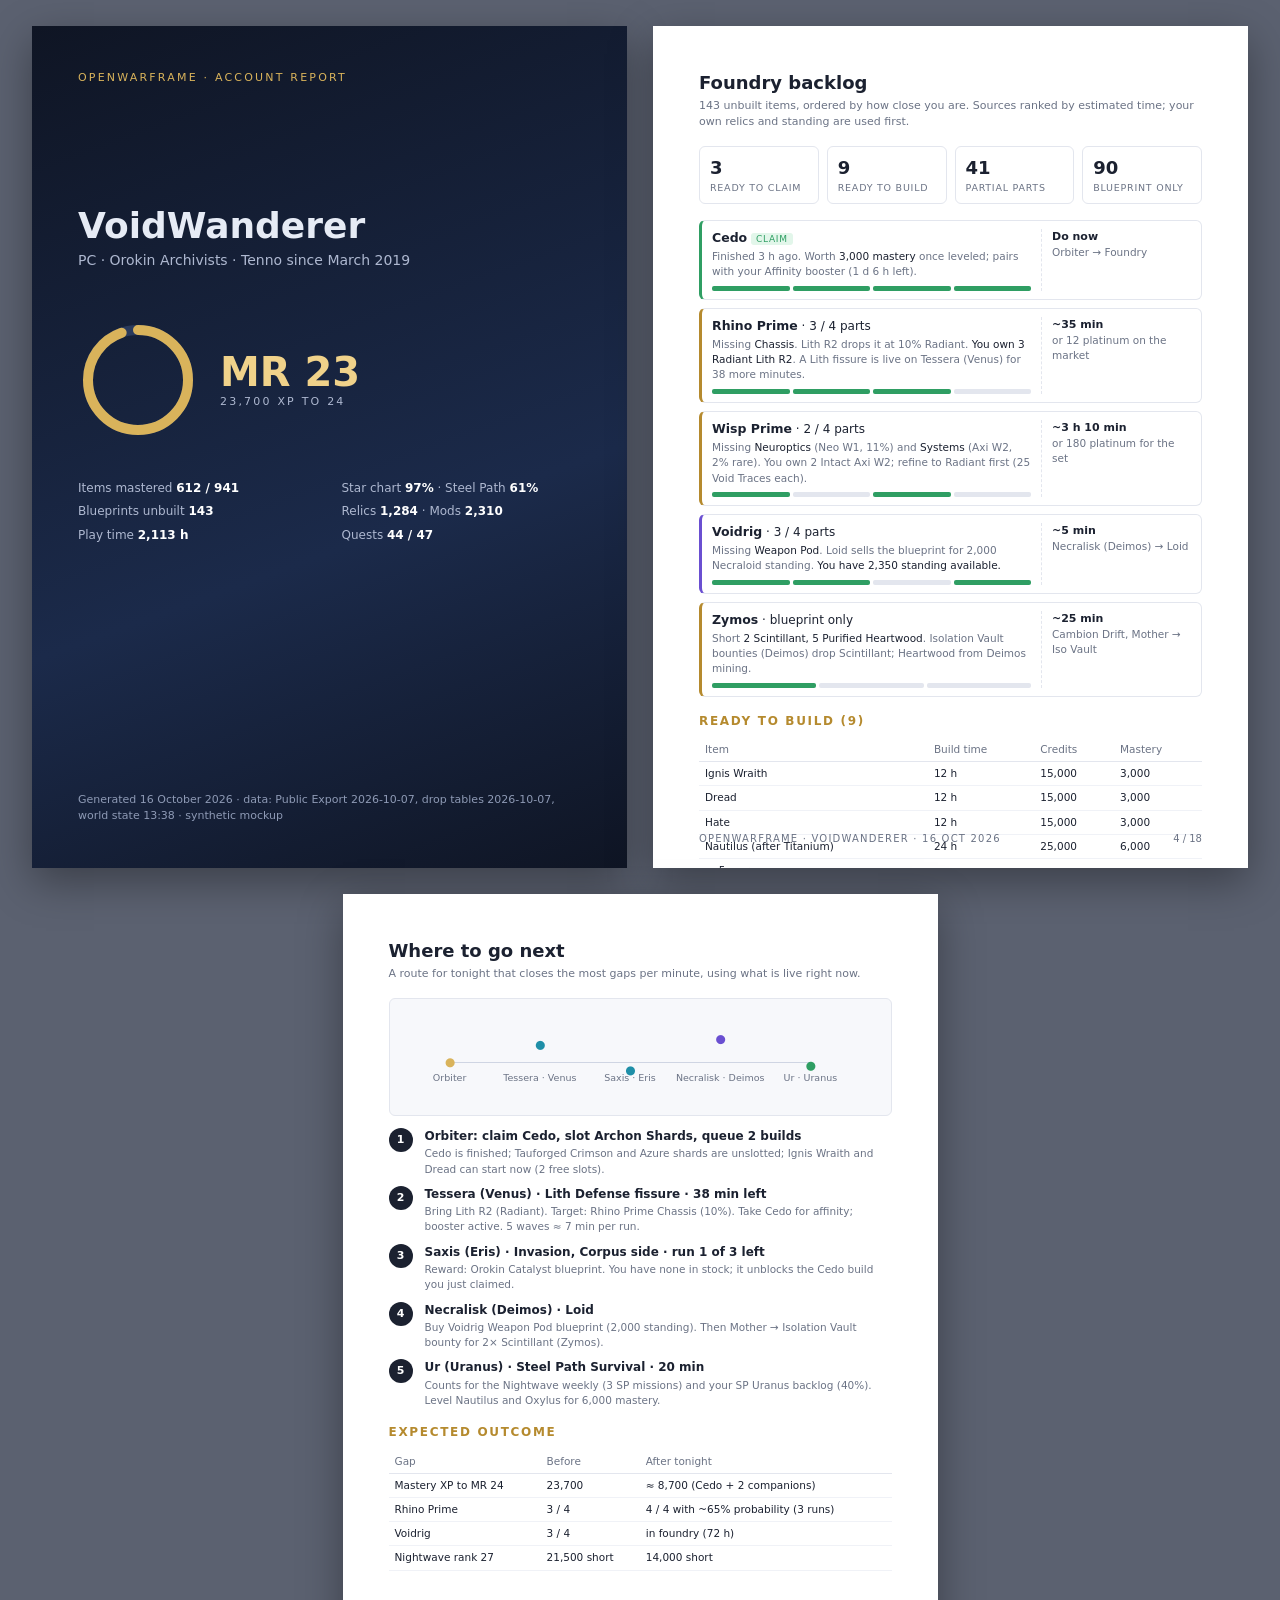
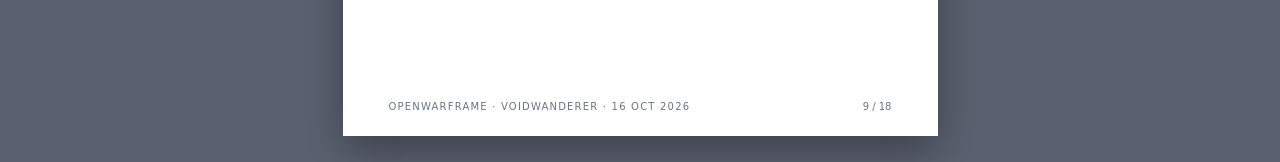
<file: docs/mockups/03-pdf-report.html>
<!doctype html>
<html lang="en">
<head>
<meta charset="utf-8">
<meta name="viewport" content="width=device-width, initial-scale=1">
<title>OpenWarframe · PDF report (mockup)</title>
<style>
  :root{--ink:#1b2130;--muted:#6b7385;--gold:#b58a2e;--cyan:#1f8fa8;--line:#e3e6ee;--paper:#fff;--green:#2f9e63;--amber:#c7891a;--violet:#6a4fd1}
  *{box-sizing:border-box}
  body{margin:0;background:#5b6170;font:12px/1.45 "Segoe UI",system-ui,sans-serif;color:var(--ink)}
  .pages{display:flex;gap:26px;justify-content:center;padding:26px;flex-wrap:wrap}
  .page{width:595px;height:842px;background:var(--paper);box-shadow:0 14px 40px rgba(0,0,0,.35);position:relative;padding:44px 46px;overflow:hidden}
  .pn{position:absolute;bottom:22px;right:46px;color:var(--muted);font-size:10px}
  .pf{position:absolute;bottom:22px;left:46px;color:var(--muted);font-size:10px;letter-spacing:.12em}
  /* cover */
  .cover{background:linear-gradient(160deg,#0f1524 0%,#1b2a4a 60%,#0f1524 100%);color:#e6ebf5;display:flex;flex-direction:column}
  .cover .brand{letter-spacing:.2em;font-size:11px;color:#d9b35b}
  .cover h1{font-size:36px;margin:120px 0 4px;font-weight:600;line-height:1.1}
  .cover .sub{color:#aeb8d0;font-size:14px}
  .cover .ring{margin-top:50px;display:flex;align-items:center;gap:22px}
  .cover .ring svg{transform:rotate(-90deg)}
  .cover .big{font-size:40px;font-weight:700;color:#f0d28a;line-height:1}
  .cover .big small{display:block;font-size:11px;letter-spacing:.2em;color:#aeb8d0;font-weight:400;margin-top:4px}
  .cover .facts{display:grid;grid-template-columns:1fr 1fr;gap:6px 24px;margin-top:40px;font-size:12px;color:#aeb8d0}
  .cover .facts b{color:#fff;font-weight:600}
  .cover .date{margin-top:auto;font-size:11px;color:#8e9ab5}
  /* content page */
  h2{font-size:18px;margin:0 0 2px;font-weight:600}
  .lead{color:var(--muted);margin:0 0 16px;font-size:11px}
  .kpis{display:grid;grid-template-columns:repeat(4,1fr);gap:8px;margin-bottom:16px}
  .kpi{border:1px solid var(--line);border-radius:6px;padding:8px 10px}
  .kpi .v{font-size:18px;font-weight:700}
  .kpi .k{font-size:9.5px;color:var(--muted);text-transform:uppercase;letter-spacing:.08em}
  .fc{border:1px solid var(--line);border-left:3px solid var(--gold);border-radius:6px;padding:8px 10px;margin-bottom:8px;display:grid;grid-template-columns:1fr 150px;gap:10px}
  .fc.g{border-left-color:var(--green)} .fc.v{border-left-color:var(--violet)}
  .fc b{font-size:12.5px}
  .fc .s{color:var(--muted);font-size:10.5px;margin-top:2px}
  .fc .s em{color:var(--ink);font-style:normal;font-weight:500}
  .fc .parts{display:flex;gap:3px;margin-top:6px}
  .fc .parts i{flex:1;height:5px;border-radius:2px;background:#e3e6ee}
  .fc .parts i.y{background:var(--green)}
  .fc .right{font-size:10.5px;color:var(--muted);border-left:1px dashed var(--line);padding-left:10px}
  .fc .right b{color:var(--ink);font-size:11px;display:block}
  h3{font-size:12px;letter-spacing:.14em;text-transform:uppercase;color:var(--gold);margin:16px 0 8px}
  table{border-collapse:collapse;width:100%;font-size:10.5px}
  th{text-align:left;color:var(--muted);font-weight:500;border-bottom:1px solid var(--line);padding:4px 6px}
  td{padding:4px 6px;border-bottom:1px solid #f0f2f7}
  .tag{font-size:9px;letter-spacing:.08em;text-transform:uppercase;border-radius:3px;padding:1px 5px;background:#eef1f8;color:var(--muted)}
  .tag.now{background:#e2f6ea;color:var(--green)}
  .route{display:grid;grid-template-columns:28px 1fr;gap:8px;margin-bottom:9px}
  .route .n{width:24px;height:24px;border-radius:50%;background:var(--ink);color:#fff;display:flex;align-items:center;justify-content:center;font-weight:600;font-size:11px}
  .route b{display:block;font-size:12px}
  .route p{margin:1px 0 0;color:var(--muted);font-size:10.5px}
  .map{height:118px;border:1px solid var(--line);border-radius:6px;background:
      radial-gradient(circle at 12% 55%,#d9b35b 0 4px,transparent 5px),
      radial-gradient(circle at 30% 40%,#1f8fa8 0 4px,transparent 5px),
      radial-gradient(circle at 48% 62%,#1f8fa8 0 4px,transparent 5px),
      radial-gradient(circle at 66% 35%,#6a4fd1 0 4px,transparent 5px),
      radial-gradient(circle at 84% 58%,#2f9e63 0 4px,transparent 5px),
      linear-gradient(90deg,transparent 12%,#cfd5e3 12.2%,#cfd5e3 84%,transparent 84.2%) 0 55%/100% 1px no-repeat,
      #f7f8fb;position:relative;margin:6px 0 12px}
  .map span{position:absolute;top:72px;font-size:9.5px;color:var(--muted);transform:translateX(-50%)}
</style>
</head>
<body>
<div class="pages">

  <div class="page cover">
    <div class="brand">OPENWARFRAME · ACCOUNT REPORT</div>
    <h1>VoidWanderer</h1>
    <div class="sub">PC · Orokin Archivists · Tenno since March 2019</div>
    <div class="ring">
      <svg width="120" height="120" viewBox="0 0 120 120"><circle cx="60" cy="60" r="50" fill="none" stroke="#2a3a5c" stroke-width="10"/><circle cx="60" cy="60" r="50" fill="none" stroke="#d9b35b" stroke-width="10" stroke-linecap="round" stroke-dasharray="314" stroke-dashoffset="17"/></svg>
      <div class="big">MR 23<small>23,700 XP TO 24</small></div>
    </div>
    <div class="facts">
      <div>Items mastered <b>612 / 941</b></div><div>Star chart <b>97%</b> · Steel Path <b>61%</b></div>
      <div>Blueprints unbuilt <b>143</b></div><div>Relics <b>1,284</b> · Mods <b>2,310</b></div>
      <div>Play time <b>2,113 h</b></div><div>Quests <b>44 / 47</b></div>
    </div>
    <div class="date">Generated 16 October 2026 · data: Public Export 2026-10-07, drop tables 2026-10-07, world state 13:38 · synthetic mockup</div>
  </div>

  <div class="page">
    <h2>Foundry backlog</h2>
    <p class="lead">143 unbuilt items, ordered by how close you are. Sources ranked by estimated time; your own relics and standing are used first.</p>
    <div class="kpis">
      <div class="kpi"><div class="v">3</div><div class="k">Ready to claim</div></div>
      <div class="kpi"><div class="v">9</div><div class="k">Ready to build</div></div>
      <div class="kpi"><div class="v">41</div><div class="k">Partial parts</div></div>
      <div class="kpi"><div class="v">90</div><div class="k">Blueprint only</div></div>
    </div>
    <div class="fc g"><div><b>Cedo</b> <span class="tag now">claim</span><div class="s">Finished 3 h ago. Worth <em>3,000 mastery</em> once leveled; pairs with your Affinity booster (1 d 6 h left).</div><div class="parts"><i class="y"></i><i class="y"></i><i class="y"></i><i class="y"></i></div></div><div class="right"><b>Do now</b>Orbiter → Foundry</div></div>
    <div class="fc"><div><b>Rhino Prime</b> · 3 / 4 parts<div class="s">Missing <em>Chassis</em>. Lith R2 drops it at 10% Radiant. <em>You own 3 Radiant Lith R2</em>. A Lith fissure is live on Tessera (Venus) for 38 more minutes.</div><div class="parts"><i class="y"></i><i class="y"></i><i class="y"></i><i></i></div></div><div class="right"><b>~35 min</b>or 12 platinum on the market</div></div>
    <div class="fc"><div><b>Wisp Prime</b> · 2 / 4 parts<div class="s">Missing <em>Neuroptics</em> (Neo W1, 11%) and <em>Systems</em> (Axi W2, 2% rare). You own 2 Intact Axi W2; refine to Radiant first (25 Void Traces each).</div><div class="parts"><i class="y"></i><i></i><i class="y"></i><i></i></div></div><div class="right"><b>~3 h 10 min</b>or 180 platinum for the set</div></div>
    <div class="fc v"><div><b>Voidrig</b> · 3 / 4 parts<div class="s">Missing <em>Weapon Pod</em>. Loid sells the blueprint for 2,000 Necraloid standing. <em>You have 2,350 standing available.</em></div><div class="parts"><i class="y"></i><i class="y"></i><i></i><i class="y"></i></div></div><div class="right"><b>~5 min</b>Necralisk (Deimos) → Loid</div></div>
    <div class="fc"><div><b>Zymos</b> · blueprint only<div class="s">Short <em>2 Scintillant, 5 Purified Heartwood</em>. Isolation Vault bounties (Deimos) drop Scintillant; Heartwood from Deimos mining.</div><div class="parts"><i class="y"></i><i></i><i></i></div></div><div class="right"><b>~25 min</b>Cambion Drift, Mother → Iso Vault</div></div>
    <h3>Ready to build (9)</h3>
    <table><tr><th>Item</th><th>Build time</th><th>Credits</th><th>Mastery</th></tr>
      <tr><td>Ignis Wraith</td><td>12 h</td><td>15,000</td><td>3,000</td></tr><tr><td>Dread</td><td>12 h</td><td>15,000</td><td>3,000</td></tr><tr><td>Hate</td><td>12 h</td><td>15,000</td><td>3,000</td></tr><tr><td>Nautilus (after Titanium)</td><td>24 h</td><td>25,000</td><td>6,000</td></tr><tr><td>… 5 more</td><td></td><td></td><td></td></tr>
    </table>
    <div class="pf">OPENWARFRAME · VOIDWANDERER · 16 OCT 2026</div><div class="pn">4 / 18</div>
  </div>

  <div class="page">
    <h2>Where to go next</h2>
    <p class="lead">A route for tonight that closes the most gaps per minute, using what is live right now.</p>
    <div class="map"><span style="left:12%">Orbiter</span><span style="left:30%">Tessera · Venus</span><span style="left:48%">Saxis · Eris</span><span style="left:66%">Necralisk · Deimos</span><span style="left:84%">Ur · Uranus</span></div>
    <div class="route"><div class="n">1</div><div><b>Orbiter: claim Cedo, slot Archon Shards, queue 2 builds</b><p>Cedo is finished; Tauforged Crimson and Azure shards are unslotted; Ignis Wraith and Dread can start now (2 free slots).</p></div></div>
    <div class="route"><div class="n">2</div><div><b>Tessera (Venus) · Lith Defense fissure · 38 min left</b><p>Bring Lith R2 (Radiant). Target: Rhino Prime Chassis (10%). Take Cedo for affinity; booster active. 5 waves ≈ 7 min per run.</p></div></div>
    <div class="route"><div class="n">3</div><div><b>Saxis (Eris) · Invasion, Corpus side · run 1 of 3 left</b><p>Reward: Orokin Catalyst blueprint. You have none in stock; it unblocks the Cedo build you just claimed.</p></div></div>
    <div class="route"><div class="n">4</div><div><b>Necralisk (Deimos) · Loid</b><p>Buy Voidrig Weapon Pod blueprint (2,000 standing). Then Mother → Isolation Vault bounty for 2× Scintillant (Zymos).</p></div></div>
    <div class="route"><div class="n">5</div><div><b>Ur (Uranus) · Steel Path Survival · 20 min</b><p>Counts for the Nightwave weekly (3 SP missions) and your SP Uranus backlog (40%). Level Nautilus and Oxylus for 6,000 mastery.</p></div></div>
    <h3>Expected outcome</h3>
    <table><tr><th>Gap</th><th>Before</th><th>After tonight</th></tr>
      <tr><td>Mastery XP to MR 24</td><td>23,700</td><td>≈ 8,700 (Cedo + 2 companions)</td></tr>
      <tr><td>Rhino Prime</td><td>3 / 4</td><td>4 / 4 with ~65% probability (3 runs)</td></tr>
      <tr><td>Voidrig</td><td>3 / 4</td><td>in foundry (72 h)</td></tr>
      <tr><td>Nightwave rank 27</td><td>21,500 short</td><td>14,000 short</td></tr>
    </table>
    <div class="pf">OPENWARFRAME · VOIDWANDERER · 16 OCT 2026</div><div class="pn">9 / 18</div>
  </div>

</div>
</body>
</html>
</file>
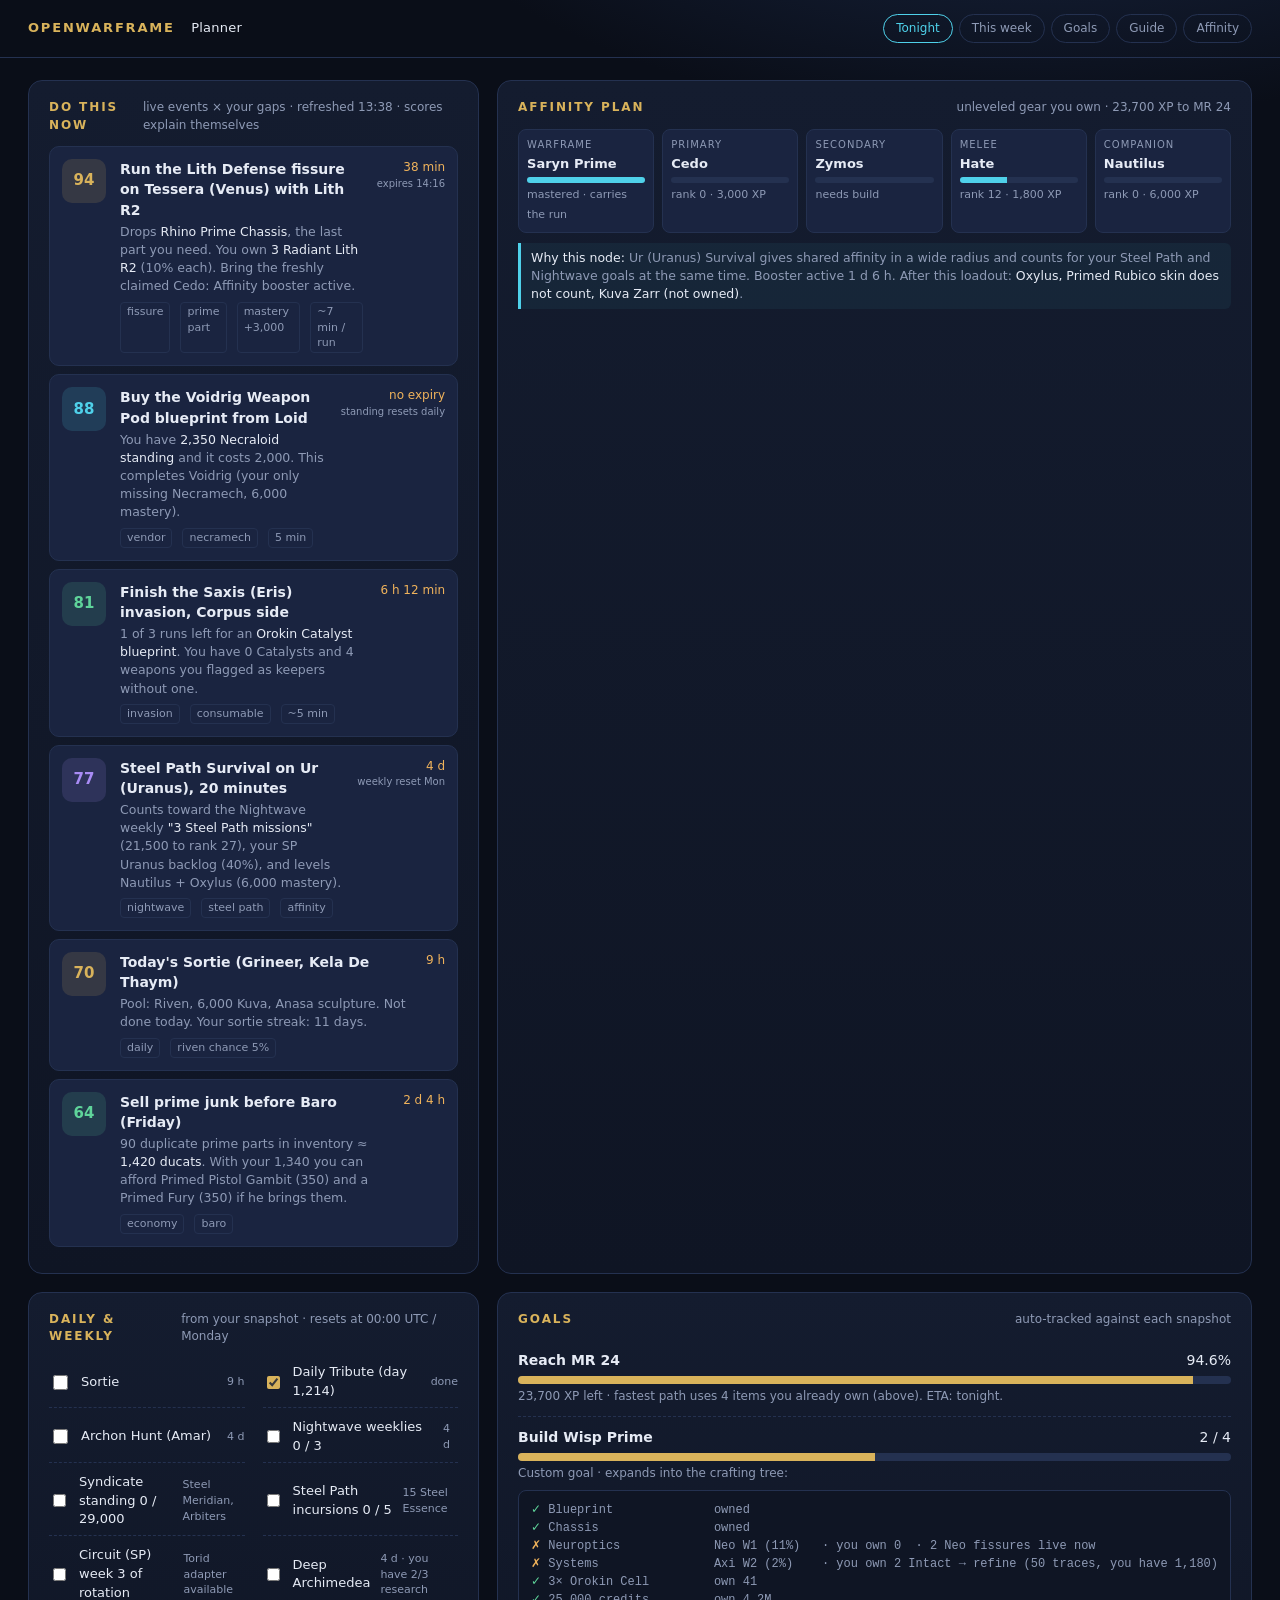
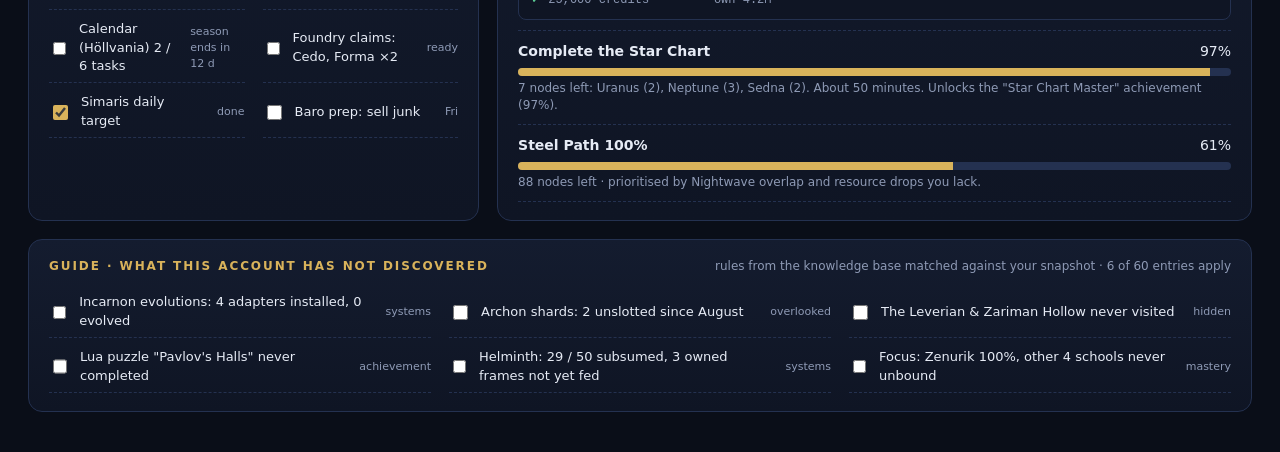
<file: docs/mockups/04-planner.html>
<!doctype html>
<html lang="en">
<head>
<meta charset="utf-8">
<meta name="viewport" content="width=device-width, initial-scale=1">
<title>OpenWarframe · Planner (mockup)</title>
<style>
  :root{--bg:#0a0e18;--bg2:#0f1524;--panel:#141c2f;--panel2:#1a2440;--line:#243150;--text:#e6ebf5;--muted:#8e9ab5;--gold:#d9b35b;--cyan:#4fd1ea;--green:#5fd49a;--amber:#f0b35b;--red:#f06d6d;--violet:#a98cf5}
  *{box-sizing:border-box}
  body{margin:0;background:radial-gradient(1200px 600px at 80% -10%,#1b2a4a 0%,var(--bg) 55%);color:var(--text);font:14px/1.45 "Segoe UI",system-ui,sans-serif}
  .top{display:flex;align-items:center;gap:16px;padding:14px 28px;border-bottom:1px solid var(--line)}
  .logo{font-weight:700;letter-spacing:.14em;color:var(--gold);font-size:13px}
  .logo span{color:var(--text);font-weight:400;letter-spacing:.02em;margin-left:10px}
  .tabs{margin-left:auto;display:flex;gap:6px;font-size:12px}
  .tabs span{padding:5px 12px;border:1px solid var(--line);border-radius:999px;color:var(--muted)}
  .tabs span.on{border-color:var(--cyan);color:var(--cyan)}
  .wrap{max-width:1360px;margin:0 auto;padding:22px 28px 40px;display:grid;grid-template-columns:1.2fr .8fr;gap:18px}
  .card{background:linear-gradient(180deg,var(--panel),var(--bg2));border:1px solid var(--line);border-radius:14px;padding:18px 20px}
  .card h2{margin:0 0 12px;font-size:12px;letter-spacing:.16em;text-transform:uppercase;color:var(--gold);font-weight:600;display:flex;gap:8px}
  .card h2 .sub{margin-left:auto;color:var(--muted);letter-spacing:0;text-transform:none;font-weight:400}
  .span2{grid-column:1/-1}
  .rec{display:grid;grid-template-columns:44px 1fr auto;gap:14px;align-items:start;padding:12px;border:1px solid var(--line);border-radius:10px;background:var(--panel2);margin-bottom:8px}
  .rec .score{width:44px;height:44px;border-radius:10px;display:flex;align-items:center;justify-content:center;font-weight:700;font-size:15px;background:rgba(217,179,91,.14);color:var(--gold)}
  .rec .score.c{background:rgba(79,209,234,.14);color:var(--cyan)} .rec .score.g{background:rgba(95,212,154,.14);color:var(--green)} .rec .score.v{background:rgba(169,140,245,.14);color:var(--violet)}
  .rec b{font-size:14px}
  .rec .why{color:var(--muted);font-size:12.5px;margin-top:3px}
  .rec .why em{color:var(--text);font-style:normal;font-weight:500}
  .rec .meta{display:flex;gap:10px;margin-top:6px;font-size:11px;color:var(--muted)}
  .rec .meta span{border:1px solid var(--line);border-radius:4px;padding:1px 6px}
  .rec .exp{text-align:right;font-size:12px;color:var(--amber);white-space:nowrap}
  .rec .exp small{display:block;color:var(--muted)}
  /* loadout */
  .lo{display:grid;grid-template-columns:repeat(5,1fr);gap:8px;margin-bottom:10px}
  .slot{background:var(--panel2);border:1px solid var(--line);border-radius:8px;padding:8px}
  .slot .t{font-size:10px;letter-spacing:.1em;text-transform:uppercase;color:var(--muted)}
  .slot b{display:block;font-size:13px;margin:3px 0}
  .slot .r{height:6px;border-radius:3px;background:var(--line);overflow:hidden}
  .slot .r i{display:block;height:100%;background:var(--cyan)}
  .slot small{color:var(--muted);font-size:11px}
  .tip{font-size:12.5px;color:var(--muted);border-left:3px solid var(--cyan);padding:6px 10px;background:rgba(79,209,234,.06);border-radius:0 6px 6px 0}
  .tip em{color:var(--text);font-style:normal}
  /* checklist */
  .chk{display:grid;grid-template-columns:1fr 1fr;gap:4px 18px}
  .chk label{display:flex;gap:10px;align-items:center;padding:6px 0;border-bottom:1px dashed var(--line);font-size:13px}
  .chk input{accent-color:var(--gold);width:15px;height:15px}
  .chk .m{margin-left:auto;color:var(--muted);font-size:11px}
  .chk label.done{color:var(--muted);text-decoration:line-through}
  /* goals */
  .goal{padding:10px 0;border-bottom:1px dashed var(--line)}
  .goal .h{display:flex;justify-content:space-between;align-items:baseline}
  .goal b{font-size:14px}
  .goal .p{height:8px;border-radius:4px;background:var(--line);overflow:hidden;margin:6px 0 4px}
  .goal .p i{display:block;height:100%;background:var(--gold)}
  .goal .s{color:var(--muted);font-size:12px}
  .tree{font-family:Consolas,monospace;font-size:12px;color:var(--muted);white-space:pre;line-height:1.5;margin:8px 0 0;background:var(--bg2);border:1px solid var(--line);border-radius:8px;padding:10px 12px}
  .tree .ok{color:var(--green)} .tree .no{color:var(--amber)}
  @media (max-width:900px){.wrap{grid-template-columns:1fr}.lo{grid-template-columns:repeat(2,1fr)}.chk{grid-template-columns:1fr}}
</style>
</head>
<body>
<div class="top"><div class="logo">OPENWARFRAME <span>Planner</span></div>
  <div class="tabs"><span class="on">Tonight</span><span>This week</span><span>Goals</span><span>Guide</span><span>Affinity</span></div></div>

<div class="wrap">
  <section class="card">
    <h2>Do this now <span class="sub">live events × your gaps · refreshed 13:38 · scores explain themselves</span></h2>
    <div class="rec"><div class="score">94</div><div><b>Run the Lith Defense fissure on Tessera (Venus) with Lith R2</b><div class="why">Drops <em>Rhino Prime Chassis</em>, the last part you need. You own <em>3 Radiant Lith R2</em> (10% each). Bring the freshly claimed Cedo: Affinity booster active.</div><div class="meta"><span>fissure</span><span>prime part</span><span>mastery +3,000</span><span>~7 min / run</span></div></div><div class="exp">38 min<small>expires 14:16</small></div></div>
    <div class="rec"><div class="score c">88</div><div><b>Buy the Voidrig Weapon Pod blueprint from Loid</b><div class="why">You have <em>2,350 Necraloid standing</em> and it costs 2,000. This completes Voidrig (your only missing Necramech, 6,000 mastery).</div><div class="meta"><span>vendor</span><span>necramech</span><span>5 min</span></div></div><div class="exp">no expiry<small>standing resets daily</small></div></div>
    <div class="rec"><div class="score g">81</div><div><b>Finish the Saxis (Eris) invasion, Corpus side</b><div class="why">1 of 3 runs left for an <em>Orokin Catalyst blueprint</em>. You have 0 Catalysts and 4 weapons you flagged as keepers without one.</div><div class="meta"><span>invasion</span><span>consumable</span><span>~5 min</span></div></div><div class="exp">6 h 12 min</div></div>
    <div class="rec"><div class="score v">77</div><div><b>Steel Path Survival on Ur (Uranus), 20 minutes</b><div class="why">Counts toward the Nightwave weekly <em>"3 Steel Path missions"</em> (21,500 to rank 27), your SP Uranus backlog (40%), and levels Nautilus + Oxylus (6,000 mastery).</div><div class="meta"><span>nightwave</span><span>steel path</span><span>affinity</span></div></div><div class="exp">4 d<small>weekly reset Mon</small></div></div>
    <div class="rec"><div class="score">70</div><div><b>Today's Sortie (Grineer, Kela De Thaym)</b><div class="why">Pool: Riven, 6,000 Kuva, Anasa sculpture. Not done today. Your sortie streak: 11 days.</div><div class="meta"><span>daily</span><span>riven chance 5%</span></div></div><div class="exp">9 h</div></div>
    <div class="rec"><div class="score g">64</div><div><b>Sell prime junk before Baro (Friday)</b><div class="why">90 duplicate prime parts in inventory ≈ <em>1,420 ducats</em>. With your 1,340 you can afford Primed Pistol Gambit (350) and a Primed Fury (350) if he brings them.</div><div class="meta"><span>economy</span><span>baro</span></div></div><div class="exp">2 d 4 h</div></div>
  </section>

  <section class="card">
    <h2>Affinity plan <span class="sub">unleveled gear you own · 23,700 XP to MR 24</span></h2>
    <div class="lo">
      <div class="slot"><div class="t">Warframe</div><b>Saryn Prime</b><div class="r"><i style="width:100%"></i></div><small>mastered · carries the run</small></div>
      <div class="slot"><div class="t">Primary</div><b>Cedo</b><div class="r"><i style="width:0%"></i></div><small>rank 0 · 3,000 XP</small></div>
      <div class="slot"><div class="t">Secondary</div><b>Zymos</b><div class="r"><i style="width:0%"></i></div><small>needs build</small></div>
      <div class="slot"><div class="t">Melee</div><b>Hate</b><div class="r"><i style="width:40%"></i></div><small>rank 12 · 1,800 XP</small></div>
      <div class="slot"><div class="t">Companion</div><b>Nautilus</b><div class="r"><i style="width:0%"></i></div><small>rank 0 · 6,000 XP</small></div>
    </div>
    <div class="tip"><em>Why this node:</em> Ur (Uranus) Survival gives shared affinity in a wide radius and counts for your Steel Path and Nightwave goals at the same time. Booster active 1 d 6 h. After this loadout: <em>Oxylus, Primed Rubico skin does not count, Kuva Zarr (not owned)</em>.</div>
  </section>

  <section class="card">
    <h2>Daily &amp; weekly <span class="sub">from your snapshot · resets at 00:00 UTC / Monday</span></h2>
    <div class="chk">
      <label><input type="checkbox"> Sortie <span class="m">9 h</span></label>
      <label><input type="checkbox" checked class="done"> Daily Tribute (day 1,214) <span class="m">done</span></label>
      <label><input type="checkbox"> Archon Hunt (Amar) <span class="m">4 d</span></label>
      <label><input type="checkbox"> Nightwave weeklies 0 / 3 <span class="m">4 d</span></label>
      <label><input type="checkbox"> Syndicate standing 0 / 29,000 <span class="m">Steel Meridian, Arbiters</span></label>
      <label><input type="checkbox"> Steel Path incursions 0 / 5 <span class="m">15 Steel Essence</span></label>
      <label><input type="checkbox"> Circuit (SP) week 3 of rotation <span class="m">Torid adapter available</span></label>
      <label><input type="checkbox"> Deep Archimedea <span class="m">4 d · you have 2/3 research</span></label>
      <label><input type="checkbox"> Calendar (Höllvania) 2 / 6 tasks <span class="m">season ends in 12 d</span></label>
      <label><input type="checkbox"> Foundry claims: Cedo, Forma ×2 <span class="m">ready</span></label>
      <label><input type="checkbox" checked class="done"> Simaris daily target <span class="m">done</span></label>
      <label><input type="checkbox"> Baro prep: sell junk <span class="m">Fri</span></label>
    </div>
  </section>

  <section class="card">
    <h2>Goals <span class="sub">auto-tracked against each snapshot</span></h2>
    <div class="goal"><div class="h"><b>Reach MR 24</b><span>94.6%</span></div><div class="p"><i style="width:94.6%"></i></div><div class="s">23,700 XP left · fastest path uses 4 items you already own (above). ETA: tonight.</div></div>
    <div class="goal"><div class="h"><b>Build Wisp Prime</b><span>2 / 4</span></div><div class="p"><i style="width:50%"></i></div><div class="s">Custom goal · expands into the crafting tree:</div>
<div class="tree"><span class="ok">✓</span> Blueprint              owned
<span class="ok">✓</span> Chassis                owned
<span class="no">✗</span> Neuroptics             Neo W1 (11%)   · you own 0  · 2 Neo fissures live now
<span class="no">✗</span> Systems                Axi W2 (2%)    · you own 2 Intact → refine (50 traces, you have 1,180)
<span class="ok">✓</span> 3× Orokin Cell         own 41
<span class="ok">✓</span> 25,000 credits         own 4.2M</div></div>
    <div class="goal"><div class="h"><b>Complete the Star Chart</b><span>97%</span></div><div class="p"><i style="width:97%"></i></div><div class="s">7 nodes left: Uranus (2), Neptune (3), Sedna (2). About 50 minutes. Unlocks the "Star Chart Master" achievement (97%).</div></div>
    <div class="goal"><div class="h"><b>Steel Path 100%</b><span>61%</span></div><div class="p"><i style="width:61%"></i></div><div class="s">88 nodes left · prioritised by Nightwave overlap and resource drops you lack.</div></div>
  </section>

  <section class="card span2">
    <h2>Guide · what this account has not discovered <span class="sub">rules from the knowledge base matched against your snapshot · 6 of 60 entries apply</span></h2>
    <div class="chk" style="grid-template-columns:1fr 1fr 1fr">
      <label><input type="checkbox"> Incarnon evolutions: 4 adapters installed, 0 evolved <span class="m">systems</span></label>
      <label><input type="checkbox"> Archon shards: 2 unslotted since August <span class="m">overlooked</span></label>
      <label><input type="checkbox"> The Leverian &amp; Zariman Hollow never visited <span class="m">hidden</span></label>
      <label><input type="checkbox"> Lua puzzle "Pavlov's Halls" never completed <span class="m">achievement</span></label>
      <label><input type="checkbox"> Helminth: 29 / 50 subsumed, 3 owned frames not yet fed <span class="m">systems</span></label>
      <label><input type="checkbox"> Focus: Zenurik 100%, other 4 schools never unbound <span class="m">mastery</span></label>
    </div>
  </section>
</div>
</body>
</html>
</file>
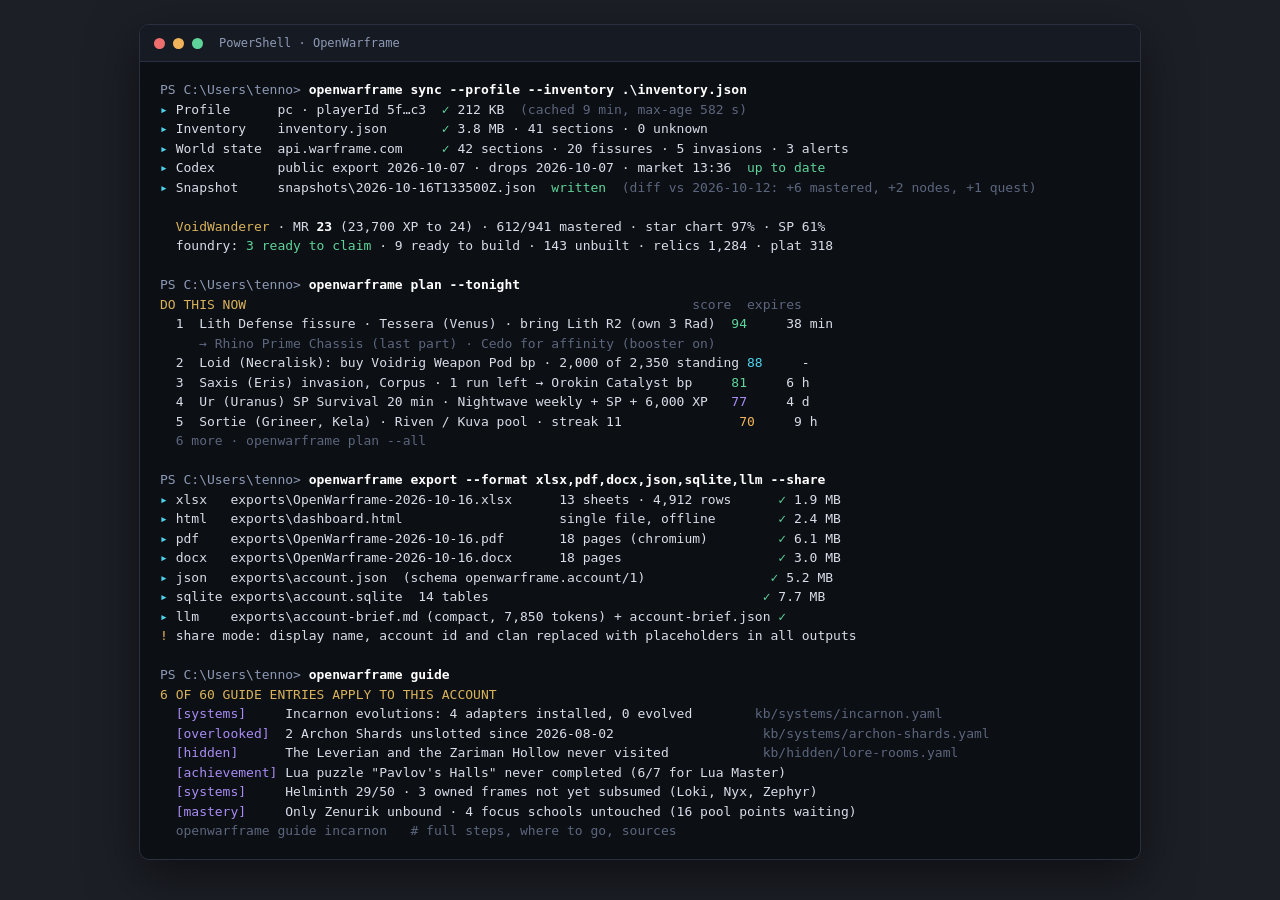
<file: docs/mockups/05-cli.html>
<!doctype html>
<html lang="en">
<head>
<meta charset="utf-8">
<meta name="viewport" content="width=device-width, initial-scale=1">
<title>OpenWarframe · CLI (mockup)</title>
<style>
  body{margin:0;background:#1c1f26;font:13px/1.5 Consolas,"Cascadia Mono",Menlo,monospace;color:#d8dde8;padding:24px}
  .win{max-width:1000px;margin:0 auto;background:#0c0f14;border-radius:10px;border:1px solid #2a3040;box-shadow:0 16px 50px rgba(0,0,0,.5);overflow:hidden}
  .bar{display:flex;align-items:center;gap:8px;padding:9px 14px;background:#161a22;border-bottom:1px solid #2a3040;color:#8e9ab5;font-size:12px}
  .bar i{width:11px;height:11px;border-radius:50%;display:inline-block}
  pre{margin:0;padding:18px 20px;white-space:pre-wrap}
  .p{color:#8e9ab5}.c{color:#4fd1ea}.g{color:#5fd49a}.y{color:#f0b35b}.r{color:#f06d6d}.v{color:#a98cf5}.gold{color:#d9b35b}.b{font-weight:700;color:#fff}.dim{color:#5c667d}
</style>
</head>
<body>
<div class="win">
  <div class="bar"><i style="background:#f06d6d"></i><i style="background:#f0b35b"></i><i style="background:#5fd49a"></i><span style="margin-left:8px">PowerShell · OpenWarframe</span></div>
<pre><span class="p">PS C:\Users\tenno&gt;</span> <span class="b">openwarframe sync --profile --inventory .\inventory.json</span>
<span class="c">▸</span> Profile      pc · playerId 5f…c3  <span class="g">✓</span> 212 KB  <span class="dim">(cached 9 min, max-age 582 s)</span>
<span class="c">▸</span> Inventory    inventory.json       <span class="g">✓</span> 3.8 MB · 41 sections · 0 unknown
<span class="c">▸</span> World state  api.warframe.com     <span class="g">✓</span> 42 sections · 20 fissures · 5 invasions · 3 alerts
<span class="c">▸</span> Codex        public export 2026-10-07 · drops 2026-10-07 · market 13:36  <span class="g">up to date</span>
<span class="c">▸</span> Snapshot     snapshots\2026-10-16T133500Z.json  <span class="g">written</span>  <span class="dim">(diff vs 2026-10-12: +6 mastered, +2 nodes, +1 quest)</span>

<span class="gold">  VoidWanderer</span> · MR <span class="b">23</span> (23,700 XP to 24) · 612/941 mastered · star chart 97% · SP 61%
  foundry: <span class="g">3 ready to claim</span> · 9 ready to build · 143 unbuilt · relics 1,284 · plat 318

<span class="p">PS C:\Users\tenno&gt;</span> <span class="b">openwarframe plan --tonight</span>
<span class="gold">DO THIS NOW</span>                                                         <span class="dim">score  expires</span>
  1  Lith Defense fissure · Tessera (Venus) · bring Lith R2 (own 3 Rad)  <span class="g">94</span>     38 min
     <span class="dim">→ Rhino Prime Chassis (last part) · Cedo for affinity (booster on)</span>
  2  Loid (Necralisk): buy Voidrig Weapon Pod bp · 2,000 of 2,350 standing <span class="c">88</span>     -
  3  Saxis (Eris) invasion, Corpus · 1 run left → Orokin Catalyst bp     <span class="g">81</span>     6 h
  4  Ur (Uranus) SP Survival 20 min · Nightwave weekly + SP + 6,000 XP   <span class="v">77</span>     4 d
  5  Sortie (Grineer, Kela) · Riven / Kuva pool · streak 11               <span class="y">70</span>     9 h
<span class="dim">  6 more · openwarframe plan --all</span>

<span class="p">PS C:\Users\tenno&gt;</span> <span class="b">openwarframe export --format xlsx,pdf,docx,json,sqlite,llm --share</span>
<span class="c">▸</span> xlsx   exports\OpenWarframe-2026-10-16.xlsx      13 sheets · 4,912 rows      <span class="g">✓</span> 1.9 MB
<span class="c">▸</span> html   exports\dashboard.html                    single file, offline        <span class="g">✓</span> 2.4 MB
<span class="c">▸</span> pdf    exports\OpenWarframe-2026-10-16.pdf       18 pages (chromium)         <span class="g">✓</span> 6.1 MB
<span class="c">▸</span> docx   exports\OpenWarframe-2026-10-16.docx      18 pages                    <span class="g">✓</span> 3.0 MB
<span class="c">▸</span> json   exports\account.json  (schema openwarframe.account/1)                <span class="g">✓</span> 5.2 MB
<span class="c">▸</span> sqlite exports\account.sqlite  14 tables                                   <span class="g">✓</span> 7.7 MB
<span class="c">▸</span> llm    exports\account-brief.md (compact, 7,850 tokens) + account-brief.json <span class="g">✓</span>
<span class="y">!</span> share mode: display name, account id and clan replaced with placeholders in all outputs

<span class="p">PS C:\Users\tenno&gt;</span> <span class="b">openwarframe guide</span>
<span class="gold">6 OF 60 GUIDE ENTRIES APPLY TO THIS ACCOUNT</span>
  <span class="v">[systems]</span>     Incarnon evolutions: 4 adapters installed, 0 evolved        <span class="dim">kb/systems/incarnon.yaml</span>
  <span class="v">[overlooked]</span>  2 Archon Shards unslotted since 2026-08-02                   <span class="dim">kb/systems/archon-shards.yaml</span>
  <span class="v">[hidden]</span>      The Leverian and the Zariman Hollow never visited            <span class="dim">kb/hidden/lore-rooms.yaml</span>
  <span class="v">[achievement]</span> Lua puzzle "Pavlov's Halls" never completed (6/7 for Lua Master)
  <span class="v">[systems]</span>     Helminth 29/50 · 3 owned frames not yet subsumed (Loki, Nyx, Zephyr)
  <span class="v">[mastery]</span>     Only Zenurik unbound · 4 focus schools untouched (16 pool points waiting)
<span class="dim">  openwarframe guide incarnon   # full steps, where to go, sources</span>
</pre>
</div>
</body>
</html>
</file>
